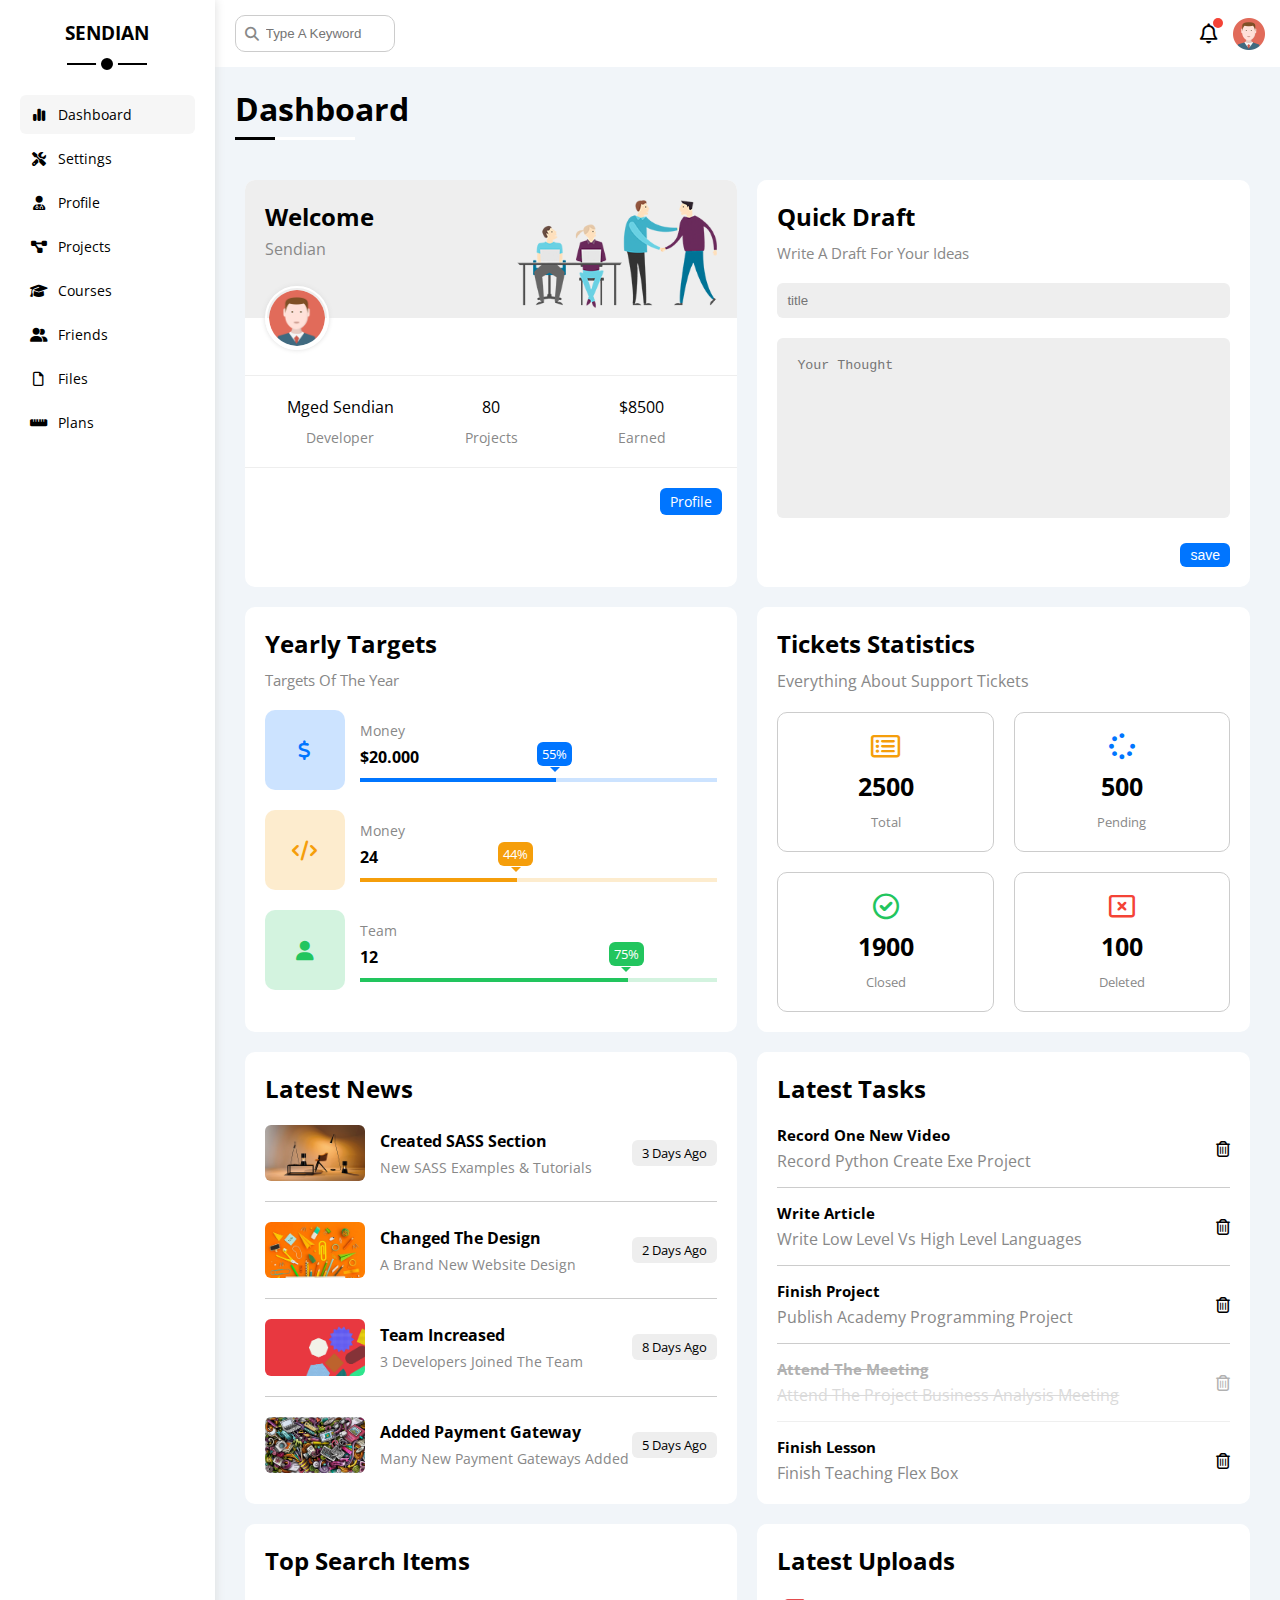
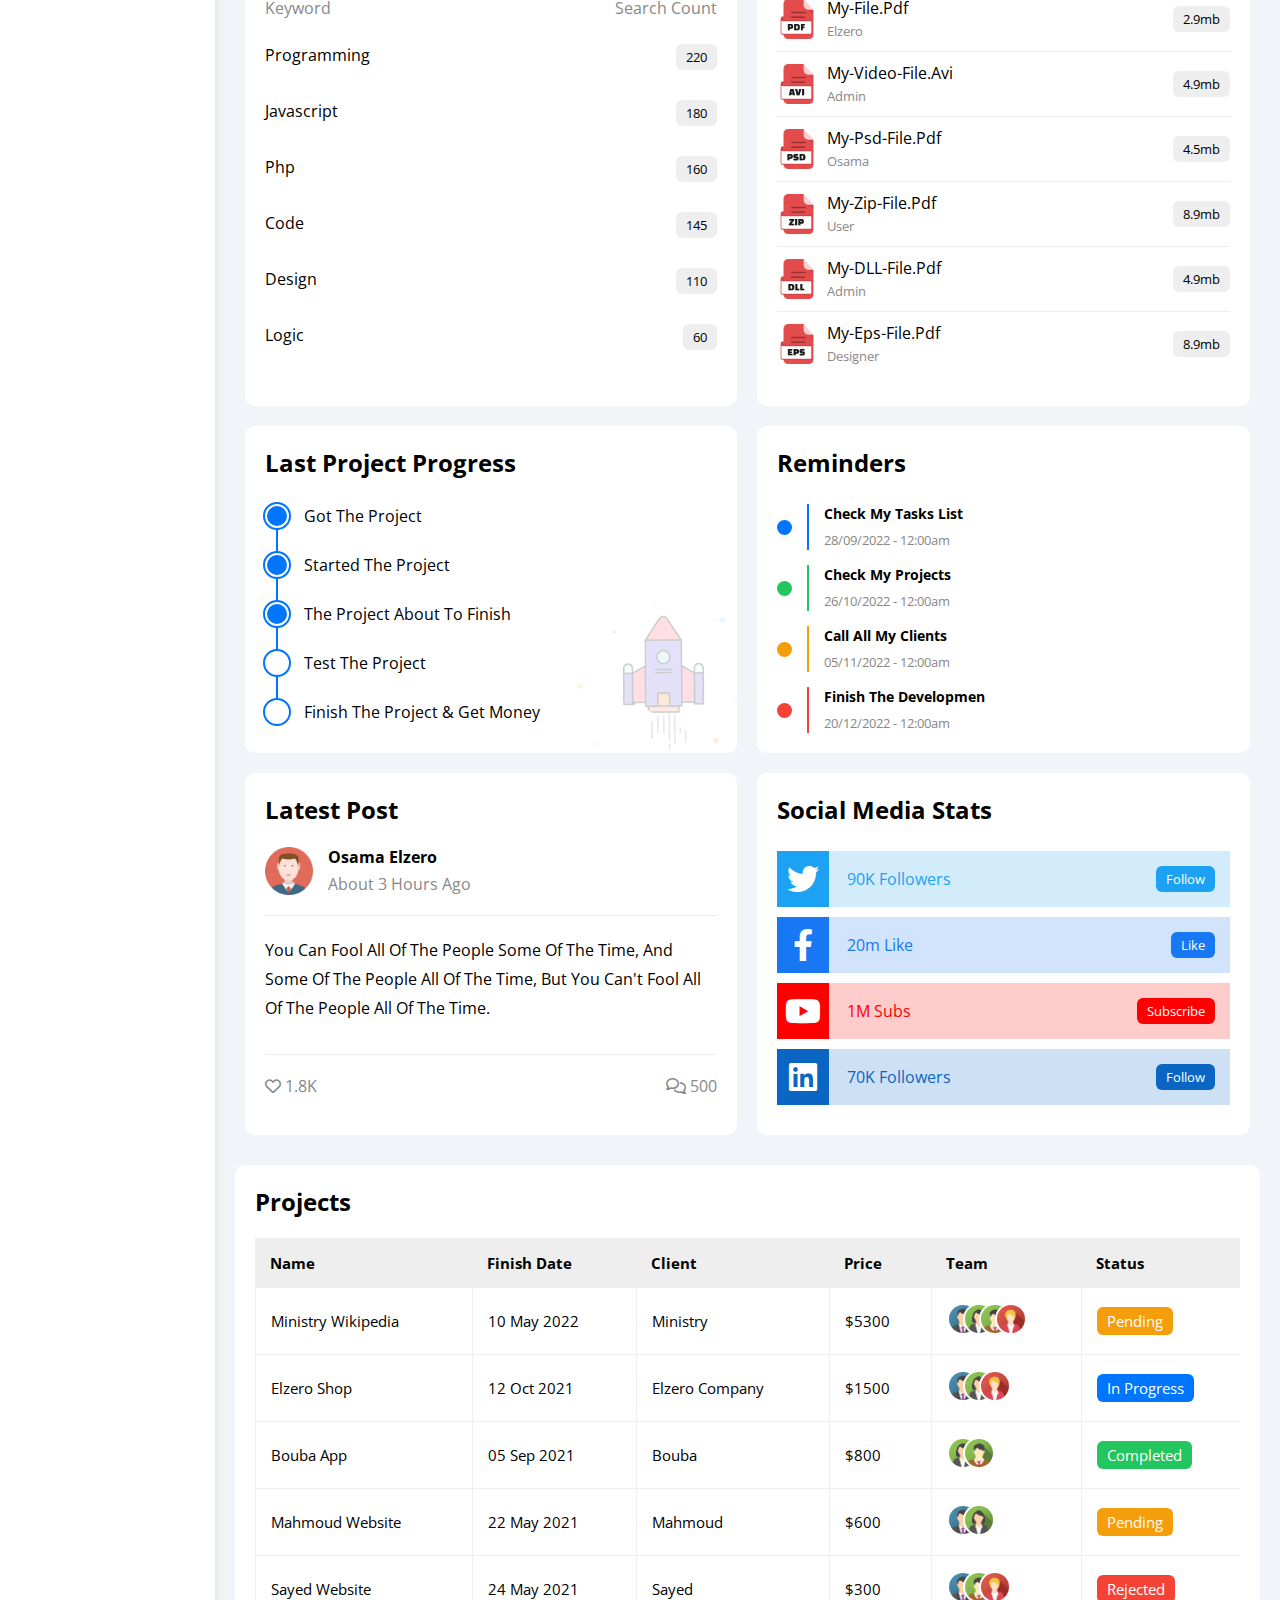
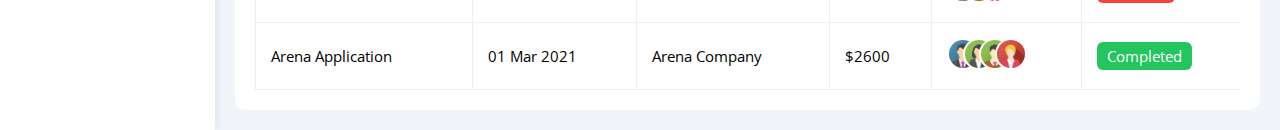
<file: index.html>
<!DOCTYPE html>
<html lang="en">

<head>
  <meta charset="UTF-8">
  <meta name="viewport" content="width=device-width, initial-scale=1.0">
  <title>Dashboard</title>
  <!-- font Awesome normaly -->
  <link rel="stylesheet" href="css/all.min.css">
  <!-- main framework -->
  <link rel="stylesheet" href="css/framework.css">
  <!-- main template css faile-->
  <link rel="stylesheet" href="css/master.css">
  <!-- google fonts -->
  <link rel="preconnect" href="https://fonts.googleapis.com" />
  <link rel="preconnect" href="https://fonts.gstatic.com" crossorigin />
  <link href="https://fonts.googleapis.com/css2?family=Open+Sans:wght@300;500&display=swap" rel="stylesheet" />
</head>

<body>
  <div class="page d-flex">
    <div class="sidebar bg-white p-20 p-relative ">
      <h3 class="p-relative txt-c mt-0">SENDIAN</h3>
      <ul>
        <li>
          <a class="active d-flex align-center rad-6 fs-14 p-10 c-black" href="index.html">
            <i class="fa-solid fa-chart-simple fa-fw"></i>
            <span>Dashboard</span>
          </a>
        </li>
        <li>
          <a class="d-flex align-center rad-6 fs-14 p-10 c-black" href="Settings.html">
            <i class="fa-solid fa-screwdriver-wrench fa-fw"></i>
            <span>Settings</span>
          </a>
        </li>
        <li>
          <a class=" d-flex align-center rad-6 fs-14 p-10 c-black" href="Profile.html">
            <i class="fa-solid fa-user-doctor fa-fw"></i>
            <span>Profile</span>
          </a>
        </li>
        <li>
          <a class=" d-flex align-center rad-6 fs-14 p-10 c-black" href="Projects.html">
            <i class="fa-solid fa-diagram-project fa-fw"></i>
            <span>Projects</span>
          </a>
        </li>
        <li>
          <a class=" d-flex align-center rad-6 fs-14 p-10 c-black" href="Courses.html">
            <i class="fa-solid fa-graduation-cap fa-fw"></i>
            <span>Courses</span>
          </a>
        </li>
        <li>
          <a class=" d-flex align-center rad-6 fs-14 p-10 c-black" href="Friends.html">
            <i class="fa-solid fa-user-group fa-fw"></i>
            <span>Friends</span>
          </a>
        </li>
        <li>
          <a class=" d-flex align-center rad-6 fs-14 p-10 c-black" href="Files.html">
            <i class="fa-regular fa-file fa-fw"></i>
            <span>Files</span>
          </a>
        </li>
        <li>
          <a class=" d-flex align-center rad-6 fs-14 p-10 c-black" href="Plans.html">
            <i class="fa-solid fa-ruler-horizontal fa-fw"></i>
            <span>Plans</span>
          </a>
        </li>
      </ul>
    </div>
    <div class="content w-full">
      <!-- start head -->
      <div class="head bg-white p-15 between-flex">
        <div class="search p-relative ">
          <input class="p-10" type="search" placeholder="Type A Keyword">
        </div>
        <div class="icons d-flex align-center">
          <span class="notification p-relative">
            <i class="fa-regular fa-bell fa-lg"></i>
          </span>
          <img src="image/avatar.png" alt="">
        </div>
      </div>
      <!-- end head  -->
      <h1 class="p-relative">Dashboard</h1>
      <div class="wrapper d-grid gap-20 p-10">
        <!-- start Welcome widget-->
        <div class="Welcome bg-white rad-10 txt-c-mobile block-mobile">
          <div class="intro d-flex space-between p-20 bg-eee">
            <div>
              <h2 class="m-0">Welcome</h2>
              <p class="c-grey mt-5">Sendian</p>
            </div>
            <img class="hide-mobile" src="image/welcome.png" alt="">
          </div>
          <img class="avatar" src="image/avatar.png" alt="">
          <div class="body txt-c d-flex mt-20 mb-20 p-20 block-mobile">
            <div>mged Sendian <span class="d-block c-grey mt-10 fs-14">Developer</span></div>
            <div>80 <span class="d-block c-grey mt-10 fs-14">Projects</span></div>
            <div>$8500 <span class="d-block c-grey mt-10 fs-14">Earned</span></div>
          </div>
          <a href="Profile.html" class="visit d-block fs-14 rad-6 bg-blue c-white w-fit btn-shape">profile</a>
        </div>
        <!-- end Welcome widget-->
        <!-- start Quick draft widget -->
        <div class="quick-draft p-20 bg-white rad-10">
          <h2 class=" mt-0 mb-10">Quick draft</h2>
          <p class=" c-grey mt-0 mb-20 fs-15">Write A Draft For Your Ideas</p>
          <form action="">
            <input class="d-block p-10 mb-20 w-full rad-6 b-none bg-eee" type="text" placeholder="title">
            <textarea class="-block mb-20 w-full rad-6 bg-eee p-20 b-none" placeholder="Your Thought"></textarea>
            <input class="save btn-shape bg-blue b-none fs-14 w-fit c-white d-block " type="submit" value="save">
          </form>
        </div>
        <!-- end Quick draft widget -->
        <!-- start targets -->
        <div class="targets p-20 bg-white rad-10">
          <h2 class="mt-0 mb-10">Yearly Targets</h2>
          <p class="mt-0 mb-20 c-grey fs-15">Targets Of The Year</p>
          <div class="targets-row mb-20 flex-center blue">
            <div class="icon flex-center rad-10">
              <i class="fa-solid fa-dollar-sign fa-lg c-blue"></i>
            </div>
            <div class="details">
              <span class="fs-14 c-grey">Money</span>
              <span class="d-block mt-5 mb-10 fw-bold">$20.000</span>
              <div class="progress p-relative">
                <span class="bg-blue blue" style="width: 55%">
                  <span class="bg-blue">55%</span>
                </span>
              </div>
            </div>
          </div>
          <div class="targets-row mb-20 flex-center orange">
            <div class="icon flex-center rad-10">
              <i class="fa-solid fa-code fa-lg c-orange"></i>
            </div>
            <div class="details">
              <span class="fs-14 c-grey">Money</span>
              <span class="d-block mt-5 mb-10 fw-bold">24</span>
              <div class="progress p-relative">
                <span class="bg-orange orange" style="width: 44%">
                  <span class="bg-orange">44%</span>
                </span>
              </div>
            </div>
          </div>
          <div class="targets-row mb-20 flex-center green">
            <div class="icon flex-center rad-10">
              <i class="fa-solid fa-user fa-lg c-green"></i>
            </div>
            <div class="details">
              <span class="fs-14 c-grey">Team</span>
              <span class="d-block mt-5 mb-10 fw-bold">12</span>
              <div class="progress p-relative">
                <span class="bg-green green" style="width: 75%">
                  <span class="bg-green">75%</span>
                </span>
              </div>
            </div>
          </div>
        </div>
        <!-- end targets -->
        <!-- Start Ticket Widget -->
        <div class="tickets rad-10 bg-white p-20">
          <h2 class="mt-0 mb-10">Tickets Statistics</h2>
          <p class="mt-0 mb-20 c-grey">Everything About Support Tickets</p>
          <div class="d-flex gap-20 txt-c f-wrap">
            <div class="box rad-10 p-20 c-grey fs-13">
              <i class="fa-regular fa-rectangle-list fa-2x mb-10 c-orange"></i>
              <span class="d-block c-black mb-10 fw-bold fs-25">2500</span>
              total
            </div>
            <div class="box rad-10 p-20 c-grey fs-13">
              <i class="fa-solid fa-spinner fa-2x mb-10 c-blue"></i>
              <span class="d-block c-black mb-10 fw-bold fs-25">500</span>
              Pending
            </div>
            <div class="box rad-10 p-20 c-grey fs-13">
              <i class="fa-regular fa-circle-check fa-2x mb-10 c-green"></i>
              <span class="d-block c-black mb-10 fw-bold fs-25">1900</span>
              Closed
            </div>
            <div class="box rad-10 p-20 c-grey fs-13">
              <i class="fa-regular fa-rectangle-xmark fa-2x mb-10 c-red"></i>
              <span class="d-block c-black mb-10 fw-bold fs-25">100</span>
              Deleted
            </div>
          </div>
        </div>
        <!-- end Ticket Widget -->
        <!-- start Latest Newsc widget-->
        <div class="Latest-Newsc rad-10 bg-white p-20 txt-c-mobile">
          <h2 class="mt-0 mb-20">Latest News</h2>
          <div class="news-row d-flex align-center">
            <img src="image/news-01.png" alt="">
            <div class="info">
              <h3>Created SASS Section</h3>
              <p class="c-grey fs-14 m-0">New SASS Examples & Tutorials</p>
            </div>
            <div class="label btn-shape fs-13 ">3 Days Ago</div>
          </div>
          <div class="news-row d-flex align-center">
            <img src="image/news-02.png" alt="">
            <div class="info">
              <h3>Changed The Design</h3>
              <p class="c-grey fs-14 m-0">A Brand New Website Design</p>
            </div>
            <div class="label btn-shape fs-13">2 Days Ago</div>
          </div>
          <div class="news-row d-flex align-center">
            <img src="image/news-03.png" alt="">
            <div class="info">
              <h3>Team Increased</h3>
              <p class="c-grey fs-14 m-0">3 Developers Joined The Team</p>
            </div>
            <div class="label btn-shape fs-13">8 Days Ago</div>
          </div>
          <div class="news-row d-flex align-center">
            <img src="image/news-04.png" alt="">
            <div class="info">
              <h3>Added Payment Gateway</h3>
              <p class="c-grey fs-14 m-0">Many New Payment Gateways Added</p>
            </div>
            <div class="label btn-shape fs-13">5 Days Ago</div>
          </div>
        </div>
        <!-- end  Latest Newsc widget-->
        <!-- start tasks widget  -->
        <div class="tasks rad-10 bg-white p-20">
          <h2 class="mt-0 mb-20">Latest Tasks</h2>
          <div class="task-row d-flex between-flex">
            <div class="info">
              <h3 class="mt-0 mb-5 fs-15">Record One New Video</h3>
              <p class="m-0 c-grey">Record Python Create Exe Project</p>
            </div>
            <i class="fa-regular fa-trash-can delete"></i>
          </div>
          <div class="task-row d-flex between-flex">
            <div class="info">
              <h3 class="mt-0 mb-5 fs-15">Write Article</h3>
              <p class="m-0 c-grey">Write Low Level vs High Level Languages</p>
            </div>
            <i class="fa-regular fa-trash-can delete"></i>
          </div>
          <div class="task-row d-flex between-flex">
            <div class="info">
              <h3 class="mt-0 mb-5 fs-15">Finish Project</h3>
              <p class="m-0 c-grey">Publish Academy Programming Project</p>
            </div>
            <i class="fa-regular fa-trash-can delete"></i>
          </div>
          <div class="task-row d-flex between-flex done">
            <div class="info">
              <h3 class="mt-0 mb-5 fs-15">Attend The Meeting</h3>
              <p class="m-0 c-grey">Attend The Project Business Analysis Meeting</p>
            </div>
            <i class="fa-regular fa-trash-can delete"></i>
          </div>
          <div class="task-row d-flex between-flex">
            <div class="info">
              <h3 class="mt-0 mb-5 fs-15">Finish Lesson</h3>
              <p class="m-0 c-grey">Finish Teaching Flex Box</p>
            </div>
            <i class="fa-regular fa-trash-can delete"></i>
          </div>
        </div>
        <!-- end tasks widget  -->
        <!-- start top search word widget -->
        <div class="search-items p-20 bg-white rad-10">
          <h2 class="mt-0 mb-20">Top Search Items</h2>
          <div class="items-head d-flex space-between c-grey mb-10">
            <div>Keyword</div>
            <div>Search Count</div>
          </div>
          <div class="items d-flex space-between pb-15 pt-15">
            <span>programming</span>
            <span class="bg-eee fs-13 btn-shape">220</span>
          </div>
          <div class="items d-flex space-between pb-15 pt-15">
            <span>javascript</span>
            <span class="bg-eee fs-13 btn-shape">180</span>
          </div>
          <div class="items d-flex space-between pb-15 pt-15">
            <span>php</span>
            <span class="bg-eee fs-13 btn-shape">160</span>
          </div>
          <div class="items d-flex space-between pb-15 pt-15">
            <span>code</span>
            <span class="bg-eee fs-13 btn-shape">145</span>
          </div>
          <div class="items d-flex space-between pb-15 pt-15">
            <span>Design</span>
            <span class="bg-eee fs-13 btn-shape">110</span>
          </div>
          <div class="items d-flex space-between pb-15 pt-15">
            <span>Logic</span>
            <span class="bg-eee fs-13 btn-shape">60</span>
          </div>
        </div>
        <!-- end top search word widget -->
        <!-- Start Latest Uploads Widget -->
        <div class="latest-uploads p-20 bg-white rad-10">
          <h2 class="mt-0 mb-20">Latest Uploads</h2>
          <ul class="m-0">
            <li class=" between-flex mb-10 pb-10">
              <div class="d-flex align-center">
                <img class="mr-10" src="image/pdf.webp" alt="">
                <div>
                  <span class="d-block">my-file.pdf</span>
                  <span class="fs-13 c-grey">Elzero</span>
                </div>
              </div>
              <div class="bg-eee btn-shape fs-13">2.9mb</div>
            </li>
            <li class=" between-flex mb-10 pb-10">
              <div class="d-flex align-center">
                <img class="mr-10" src="image/avi.png" alt="">
                <div>
                  <span class="d-block">My-Video-File.avi</span>
                  <span class="fs-13 c-grey">Admin</span>
                </div>
              </div>
              <div class="bg-eee btn-shape fs-13">4.9mb</div>
            </li>
            <li class=" between-flex mb-10 pb-10">
              <div class="d-flex align-center">
                <img class="mr-10" src="image/psd.png" alt="">
                <div>
                  <span class="d-block">My-Psd-File.pdf</span>
                  <span class="fs-13 c-grey">osama</span>
                </div>
              </div>
              <div class="bg-eee btn-shape fs-13">4.5mb</div>
            </li>
            <li class=" between-flex mb-10 pb-10">
              <div class="d-flex align-center">
                <img class="mr-10" src="image/zip.webp" alt="">
                <div>
                  <span class="d-block">My-Zip-File.pdf</span>
                  <span class="fs-13 c-grey">user</span>
                </div>
              </div>
              <div class="bg-eee btn-shape fs-13">8.9mb</div>
            </li>
            <li class=" between-flex mb-10 pb-10">
              <div class="d-flex align-center">
                <img class="mr-10" src="image/dll.webp" alt="">
                <div>
                  <span class="d-block">My-DLL-File.pdf</span>
                  <span class="fs-13 c-grey">admin</span>
                </div>
              </div>
              <div class="bg-eee btn-shape fs-13">4.9mb</div>
            </li>
            <li class=" between-flex mb-10 pb-10">
              <div class="d-flex align-center">
                <img class="mr-10" src="image/eps.png" alt="">
                <div>
                  <span class="d-block">My-Eps-File.pdf</span>
                  <span class="fs-13 c-grey">Designer</span>
                </div>
              </div>
              <div class="bg-eee btn-shape fs-13">8.9mb</div>
            </li>
          </ul>
        </div>
        <!-- end latest Uploads widget -->
        <!-- Start Last Project Progress Widget -->
        <div class="last-project  p-20 bg-white rad-10 p-relative">
          <h2 class="mt-0 mb-20">Last Project Progress</h2>
          <ul class="m-0 p-relative">
            <li class="mt-25 d-flex align-center done">Got The Project</li>
            <li class="mt-25 d-flex align-center done">Started The Project</li>
            <li class="mt-25 d-flex align-center done">The Project About To Finish</li>
            <li class="mt-25 d-flex align-center current">Test The Project</li>
            <li class="mt-25 d-flex align-center">Finish The Project & Get Money</li>
          </ul>
          <img class="launch-icon hide-mobile" src="image/project.png" alt="">
        </div>
        <!-- end Last Project Progress Widget -->
        <!-- Start Reminders Widget -->
        <div class="reminders p-20 bg-white rad-10 p-relative">
          <h2 class="mt-0 mb-25">Reminders</h2>
          <ul class="m-0">
            <li class="d-flex align-center mt-15">
              <span class="key bg-blue mr-15 d-block rad-half"></span>
              <div class="pl-15 blue">
                <p class="fs-14 fw-bold mt-0 mb-5">Check My Tasks List</p>
                <span class="c-grey fs-13">28/09/2022 - 12:00am</span>
              </div>
            </li>
            <li class="d-flex align-center mt-15">
              <span class="key bg-green mr-15 d-block rad-half"></span>
              <div class="pl-15 green">
                <p class="fs-14 fw-bold mt-0 mb-5">Check My Projects</p>
                <span class="c-grey fs-13">26/10/2022 - 12:00am</span>
              </div>
            </li>
            <li class="d-flex align-center mt-15">
              <span class="key bg-orange mr-15 d-block rad-half"></span>
              <div class="pl-15 orange">
                <p class="fs-14 fw-bold mt-0 mb-5">Call All My Clients</p>
                <span class="c-grey fs-13">05/11/2022 - 12:00am</span>
              </div>
            </li>
            <li class="d-flex align-center mt-15">
              <span class="key bg-red mr-15 d-block rad-half"></span>
              <div class="pl-15 red">
                <p class="fs-14 fw-bold mt-0 mb-5">Finish The Developmen</p>
                <span class="c-grey fs-13">20/12/2022 - 12:00am</span>
              </div>
            </li>
          </ul>
        </div>
        <!-- end Reminders Widget -->
        <!-- Start Latest Post Widget -->
        <div class="latest-post p-20 bg-white rad-10 p-relative">
          <h2 class="mt-0 mb-20">Latest Post</h2>
          <div class="top d-flex align-center">
            <img class="avatar mr-15" src="image/avatar.png" alt="">
            <div class="info">
              <span class="d-block mb-5 fw-bold">osama Elzero</span>
              <span class="c-grey">About 3 Hours Ago</span>
            </div>
          </div>
          <div class="post-content txt-c-mobile mt-20 mb-20 pt-20 pb-20">
            You can fool all of the people some of the time, and some of the people all of the time, but you can't
            fool all of the people all of the time.
          </div>
          <div class="post-stats between-flex c-grey">
            <div>
              <i class="fa-regular fa-heart"></i>
              <span>1.8K</span>
            </div>
            <div>
              <i class="fa-regular fa-comments"></i>
              <span>500</span>
            </div>
          </div>
        </div>
        <!-- end Latest Post Widget -->
        <!-- start social media stats widget -->
        <div class="social-media p-20 bg-white rad-10 p-relative">
          <h2 class="mt-0 mb-25">social media stats</h2>
          <div class="box twitter p-15 mb-10 between-flex p-relative">
            <i class="fa-brands fa-twitter fa-2x c-white h-full flex-center"></i>
            <span>90K Followers</span>
            <a class="fs-13 c-white btn-shape" href="#">Follow</a>
          </div>
          <div class="box facebook p-15 mb-10 between-flex p-relative">
            <i class="fa-brands fa-facebook-f fa-2x c-white h-full flex-center"></i>
            <span>20m like</span>
            <a class="fs-13 c-white btn-shape" href="#">like</a>
          </div>
          <div class="box youtube p-15 mb-10 between-flex p-relative">
            <i class="fa-brands fa-youtube fa-2x c-white h-full flex-center"></i>
            <span>1M Subs</span>
            <a class="fs-13 c-white btn-shape" href="#">Subscribe</a>
          </div>
          <div class="box linkedin  p-15 mb-10 between-flex p-relative">
            <i class="fa-brands fa-linkedin fa-2x c-white h-full flex-center"></i>
            <span>70K Followers</span>
            <a class="fs-13 c-white btn-shape" href="#">Follow</a>
          </div>
        </div>
        <!-- end social media stats widget -->
      </div>
      <!-- Start Projects Table -->
      <div class="projects bg-white p-20 rad-10 m-20">
        <h2 class="mt-0 mb-20">Projects</h2>
        <div class="responsive-table">
          <table class="fs-15 w-full">
            <thead>
              <tr>
                <td>name</td>
                <td>Finish Date</td>
                <td>Client</td>
                <td>Price</td>
                <td>Team</td>
                <td>Status</td>
              </tr>
            </thead>
            <tbody>
              <tr>
                <td>Ministry Wikipedia</td>
                <td>10 May 2022</td>
                <td>Ministry</td>
                <td>$5300</td>
                <td>
                  <img src="image/team-01.png" alt="">
                  <img src="image/team-02.png" alt="">
                  <img src="image/team-03.png" alt="">
                  <img src="image/team-05.png" alt="">
                </td>
                <td><span class="label c-white btn-shape bg-orange">Pending</span></td>
              </tr>
              <tr>
                <td>Elzero Shop</td>
                <td>12 Oct 2021</td>
                <td>Elzero Company</td>
                <td>$1500</td>
                <td>
                  <img src="image/team-01.png" alt="">
                  <img src="image/team-02.png" alt="">
                  <img src="image/team-05.png" alt="">
                </td>
                <td><span class="label c-white btn-shape bg-blue">In Progress</span></td>
              </tr>
              <tr>
                <td>Bouba App</td>
                <td>05 Sep 2021</td>
                <td>Bouba</td>
                <td>$800</td>
                <td>
                  <img src="image/team-02.png" alt="">
                  <img src="image/team-03.png" alt="">
                </td>
                <td><span class="label c-white btn-shape bg-green">Completed</span></td>
              </tr>
              <tr>
                <td>Mahmoud Website</td>
                <td>22 May 2021</td>
                <td>Mahmoud</td>
                <td>$600</td>
                <td>
                  <img src="image/team-01.png" alt="">
                  <img src="image/team-02.png" alt="">
                </td>
                <td><span class="label c-white btn-shape bg-orange">Pending</span></td>
              </tr>
              <tr>
                <td>Sayed Website</td>
                <td>24 May 2021</td>
                <td>Sayed</td>
                <td>$300</td>
                <td>
                  <img src="image/team-01.png" alt="">
                  <img src="image/team-03.png" alt="">
                  <img src="image/team-05.png" alt="">
                </td>
                <td><span class="label c-white btn-shape bg-red">Rejected</span></td>
              </tr>
              <tr>
                <td>Arena Application</td>
                <td>01 Mar 2021</td>
                <td>Arena Company</td>
                <td>$2600</td>
                <td>
                  <img src="image/team-01.png" alt="">
                  <img src="image/team-02.png" alt="">
                  <img src="image/team-03.png" alt="">
                  <img src="image/team-05.png" alt="">
                </td>
                <td><span class="label c-white btn-shape bg-green">Completed</span></td>
              </tr>
            </tbody>
          </table>
        </div>
      </div>
      <!-- end projects table -->
    </div>
  </div>
</body>

</html>
</file>
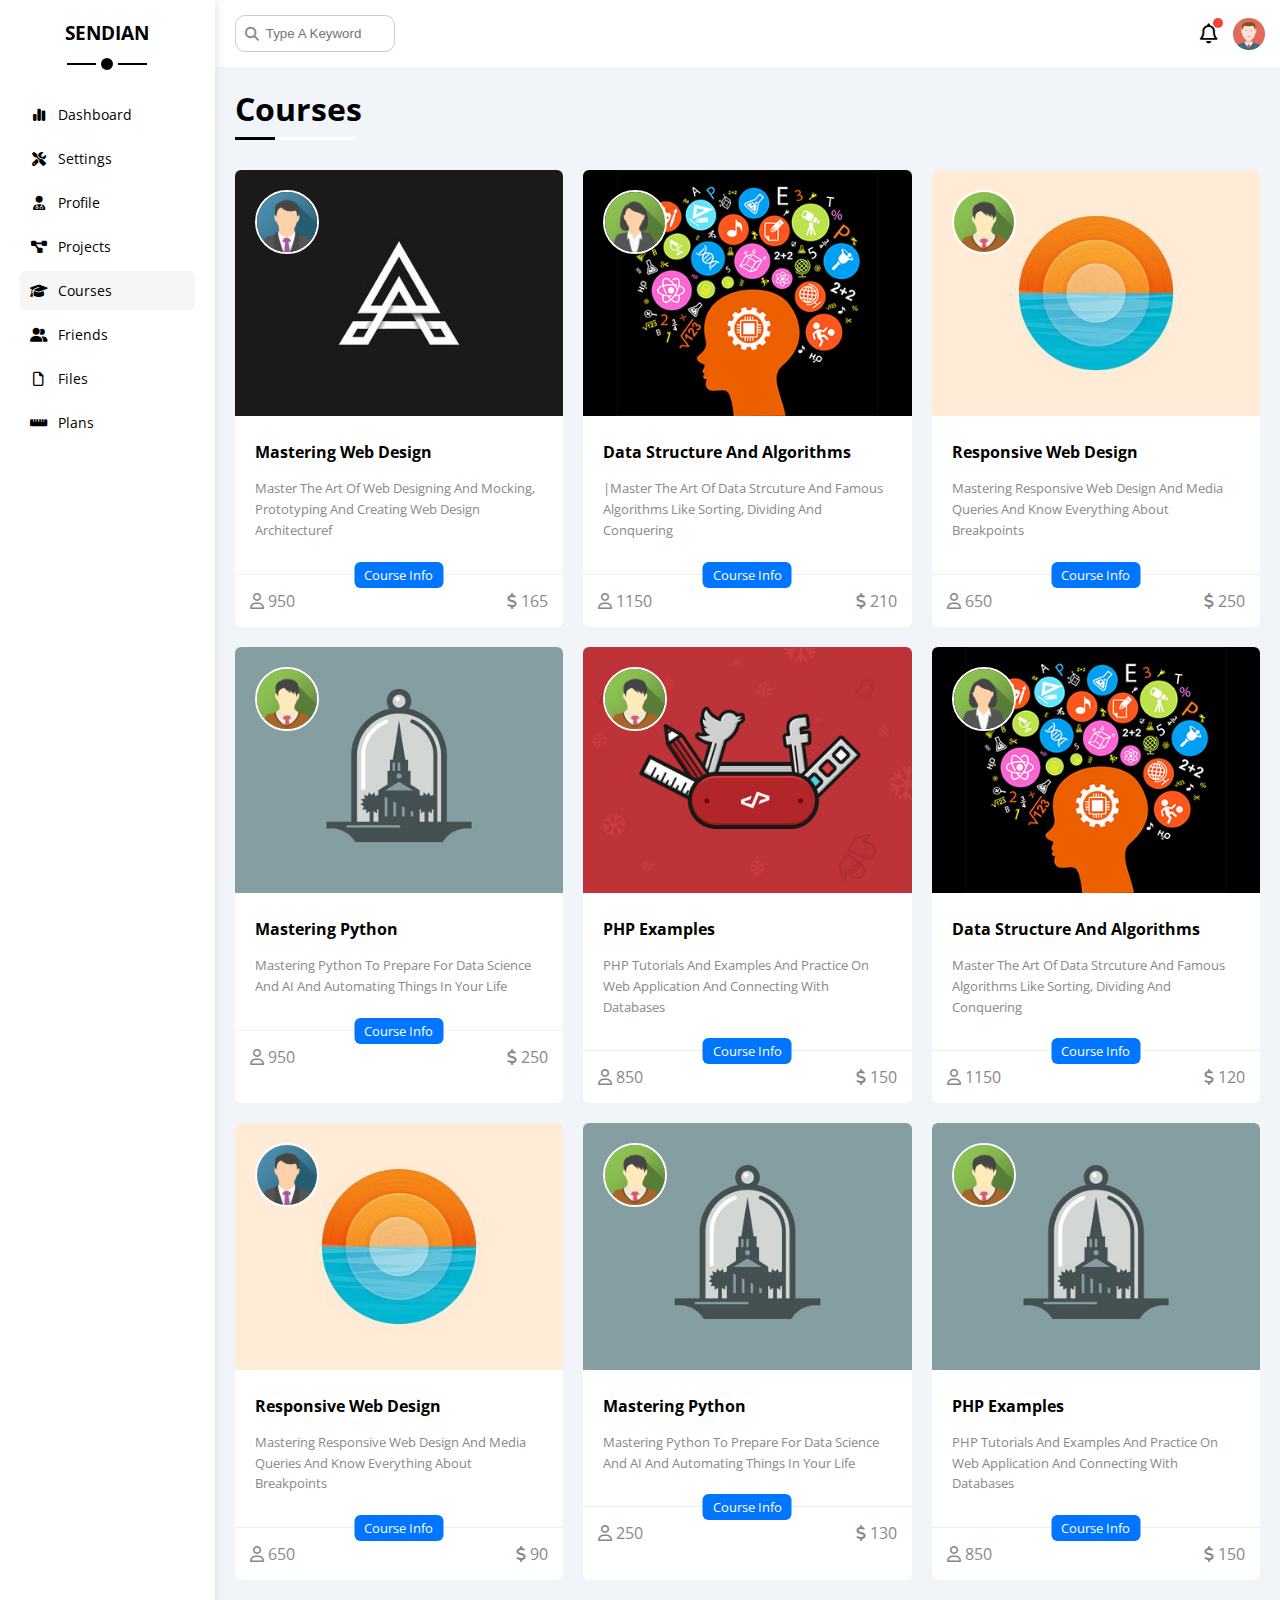
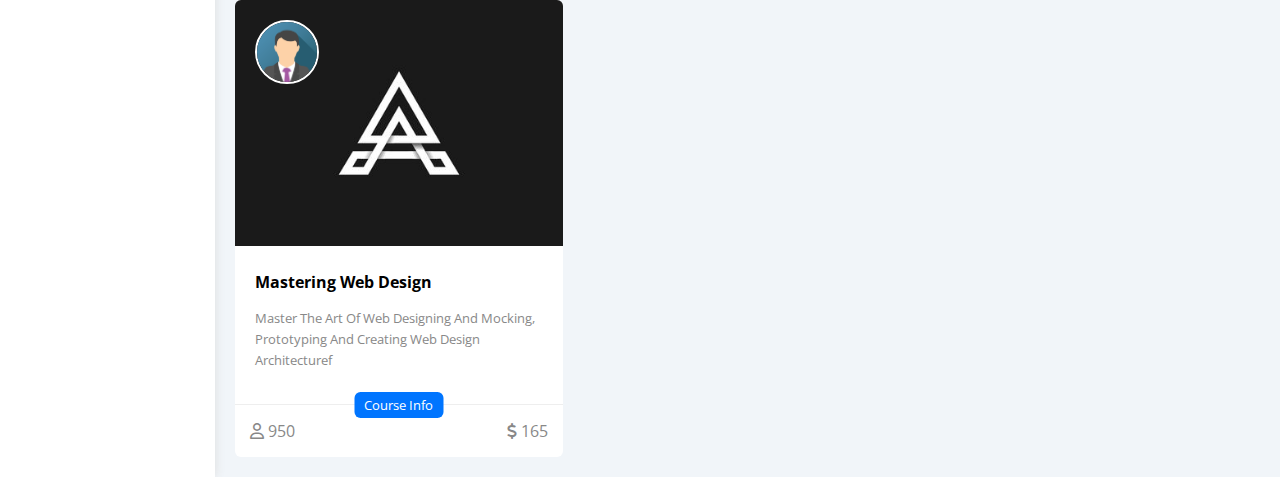
<file: Courses.html>
<!DOCTYPE html>
<html lang="en">

<head>
  <meta charset="UTF-8">
  <meta name="viewport" content="width=device-width, initial-scale=1.0">
  <title>Courses</title>
  <!-- font Awesome normaly -->
  <link rel="stylesheet" href="css/all.min.css">
  <!-- main framework -->
  <link rel="stylesheet" href="css/framework.css">
  <!-- main template css faile-->
  <link rel="stylesheet" href="css/master.css">
  <!-- google fonts -->
  <link rel="preconnect" href="https://fonts.googleapis.com" />
  <link rel="preconnect" href="https://fonts.gstatic.com" crossorigin />
  <link href="https://fonts.googleapis.com/css2?family=Open+Sans:wght@300;500&display=swap" rel="stylesheet" />
</head>

<body>
  <div class="page d-flex">
    <div class="sidebar bg-white p-20 p-relative ">
      <h3 class="p-relative txt-c mt-0">SENDIAN</h3>
      <ul>
        <li>
          <a class="d-flex align-center rad-6 fs-14 p-10 c-black" href="index.html">
            <i class="fa-solid fa-chart-simple fa-fw"></i>
            <span>Dashboard</span>
          </a>
        </li>
        <li>
          <a class="d-flex align-center rad-6 fs-14 p-10 c-black" href="Settings.html">
            <i class="fa-solid fa-screwdriver-wrench fa-fw"></i>
            <span>Settings</span>
          </a>
        </li>
        <li>
          <a class="d-flex align-center rad-6 fs-14 p-10 c-black" href="Profile.html">
            <i class="fa-solid fa-user-doctor fa-fw"></i>
            <span>Profile</span>
          </a>
        </li>
        <li>
          <a class="d-flex align-center rad-6 fs-14 p-10 c-black" href="Projects.html">
            <i class="fa-solid fa-diagram-project fa-fw"></i>
            <span>Projects</span>
          </a>
        </li>
        <li>
          <a class="active d-flex align-center rad-6 fs-14 p-10 c-black" href="Courses.html">
            <i class="fa-solid fa-graduation-cap fa-fw"></i>
            <span>Courses</span>
          </a>
        </li>
        <li>
          <a class=" d-flex align-center rad-6 fs-14 p-10 c-black" href="Friends.html">
            <i class="fa-solid fa-user-group fa-fw"></i>
            <span>Friends</span>
          </a>
        </li>
        <li>
          <a class=" d-flex align-center rad-6 fs-14 p-10 c-black" href="Files.html">
            <i class="fa-regular fa-file fa-fw"></i>
            <span>Files</span>
          </a>
        </li>
        <li>
          <a class=" d-flex align-center rad-6 fs-14 p-10 c-black" href="Plans.html">
            <i class="fa-solid fa-ruler-horizontal fa-fw"></i>
            <span>Plans</span>
          </a>
        </li>
      </ul>
    </div>
    <div class="content w-full">
      <!-- start head -->
      <div class="head bg-white p-15 between-flex">
        <div class="search p-relative ">
          <input class="p-10" type="search" placeholder="Type A Keyword">
        </div>
        <div class="icons d-flex align-center">
          <span class="notification p-relative">
            <i class="fa-regular fa-bell fa-lg"></i>
          </span>
          <img src="image/avatar.png" alt="">
        </div>
      </div>
      <!-- end head  -->
      <h1 class="p-relative">Courses</h1>
      <div class="courses-page d-grid gap-20 m-20">
        <div class="course rad-6 bg-white p-relative">
          <img class="cover" src="image/course-01.jpg" alt="">
          <img class="instructor" src="image/team-01.png" alt="">
          <div class="p-20">
            <h4 class="m-0">Mastering Web Design</h4>
            <p class="description mt-15 fs-13  c-grey">
              Master The Art Of Web Designing And Mocking, Prototyping And Creating Web Design Architecturef
            </p>
          </div>
          <div class="info p-relative p-15 between-flex">
            <span class="title bg-blue c-white btn-shape">Course Info</span>
            <span class="c-grey">
              <i class="fa-regular fa-user"></i>
              950
            </span>
            <span class="c-grey">
              <i class="fa-solid fa-dollar-sign"></i>
              165
            </span>
          </div>
        </div>
        <div class="course rad-6 bg-white p-relative">
          <img class="cover" src="image/course-02.jpg" alt="">
          <img class="instructor" src="image/team-02.png" alt="">
          <div class="p-20">
            <h4 class="m-0">Data Structure And Algorithms</h4>
            <p class="description mt-15 fs-13 c-grey">|Master The Art Of Data Strcuture And Famous Algorithms Like
              Sorting, Dividing And Conquering </p>
          </div>
          <div class="info p-relative p-15 between-flex">
            <span class="title bg-blue c-white btn-shape">Course Info</span>
            <span class="c-grey">
              <i class="fa-regular fa-user"></i>
              1150
            </span>
            <span class="c-grey">
              <i class="fa-solid fa-dollar-sign"></i>
              210
            </span>
          </div>
        </div>
        <div class="course rad-6 bg-white p-relative">
          <img class="cover" src="image/course-03.jpg" alt="">
          <img class="instructor" src="image/team-03.png" alt="">
          <div class="p-20">
            <h4 class="m-0">Responsive Web Design</h4>
            <p class="description mt-15 fs-13 c-grey">Mastering Responsive Web Design And Media Queries And Know
              Everything About Breakpoints</p>
          </div>
          <div class="info p-relative p-15 between-flex">
            <span class="title bg-blue c-white btn-shape">Course Info</span>
            <span class="c-grey">
              <i class="fa-regular fa-user"></i>
              650
            </span>
            <span class="c-grey">
              <i class="fa-solid fa-dollar-sign"></i>
              250
            </span>
          </div>
        </div>
        <div class="course rad-6 bg-white p-relative">
          <img class="cover" src="image/course-04.jpg" alt="">
          <img class="instructor" src="image/team-03.png" alt="">
          <div class="p-20">
            <h4 class="m-0">Mastering Python</h4>
            <p class="description mt-15 fs-13  c-grey">Mastering Python To Prepare For Data Science And AI And
              Automating Things in Your Life</p>
          </div>
          <div class="info p-relative p-15 between-flex">
            <span class="title bg-blue c-white btn-shape">Course Info</span>
            <span class="c-grey">
              <i class="fa-regular fa-user"></i>
              950
            </span>
            <span class="c-grey">
              <i class="fa-solid fa-dollar-sign"></i>
              250
            </span>
          </div>
        </div>
        <div class="course rad-6 bg-white p-relative">
          <img class="cover" src="image/course-05.jpg" alt="">
          <img class="instructor" src="image/team-03.png" alt="">
          <div class="p-20">
            <h4 class="m-0">PHP Examples</h4>
            <p class="description mt-15 fs-13  c-grey">PHP Tutorials And Examples And Practice On Web Application And
              Connecting With Databases</p>
          </div>
          <div class="info p-relative p-15 between-flex">
            <span class="title bg-blue c-white btn-shape">Course Info</span>
            <span class="c-grey">
              <i class="fa-regular fa-user"></i>
              850
            </span>
            <span class="c-grey">
              <i class="fa-solid fa-dollar-sign"></i>
              150
            </span>
          </div>
        </div>
        <div class="course rad-6 bg-white p-relative">
          <img class="cover" src="image/course-02.jpg" alt="">
          <img class="instructor" src="image/team-02.png" alt="">
          <div class="p-20">
            <h4 class="m-0">Data Structure And Algorithms</h4>
            <p class="description mt-15 fs-13 c-grey">
              Master The Art Of Data Strcuture And Famous Algorithms Like Sorting, Dividing And Conquering
            </p>
          </div>
          <div class="info p-relative p-15 between-flex">
            <span class="title bg-blue c-white btn-shape">Course Info</span>
            <span class="c-grey">
              <i class="fa-regular fa-user"></i>
              1150
            </span>
            <span class="c-grey">
              <i class="fa-solid fa-dollar-sign"></i>
              120
            </span>
          </div>
        </div>
        <div class="course rad-6 bg-white p-relative">
          <img class="cover" src="image/course-03.jpg" alt="">
          <img class="instructor" src="image/team-01.png" alt="">
          <div class="p-20">
            <h4 class="m-0">Responsive Web Design</h4>
            <p class="description mt-15 fs-13  c-grey">Mastering Responsive Web Design And Media Queries And Know
              Everything About Breakpoints
            </p>
          </div>
          <div class="info p-relative p-15 between-flex">
            <span class="title bg-blue c-white btn-shape">Course Info</span>
            <span class="c-grey">
              <i class="fa-regular fa-user"></i>
              650
            </span>
            <span class="c-grey">
              <i class="fa-solid fa-dollar-sign"></i>
              90
            </span>
          </div>
        </div>
        <div class="course rad-6 bg-white p-relative">
          <img class="cover" src="image/course-04.jpg" alt="">
          <img class="instructor" src="image/team-03.png" alt="">
          <div class="p-20">
            <h4 class="m-0">Mastering Python</h4>
            <p class="description mt-15 fs-13  c-grey">Mastering Python To Prepare For Data Science And AI And
              Automating Things in Your Life </p>
          </div>
          <div class="info p-relative p-15 between-flex">
            <span class="title bg-blue c-white btn-shape">Course Info</span>
            <span class="c-grey">
              <i class="fa-regular fa-user"></i>
              250
            </span>
            <span class="c-grey">
              <i class="fa-solid fa-dollar-sign"></i>
              130
            </span>
          </div>
        </div>
        <div class="course rad-6 bg-white p-relative">
          <img class="cover" src="image/course-04.jpg" alt="">
          <img class="instructor" src="image/team-03.png" alt="">
          <div class="p-20">
            <h4 class="m-0">PHP Examples</h4>
            <p class="description mt-15 fs-13  c-grey">PHP Tutorials And Examples And Practice On Web Application And
              Connecting With Databases</p>
          </div>
          <div class="info p-relative p-15 between-flex">
            <span class="title bg-blue c-white btn-shape">Course Info</span>
            <span class="c-grey">
              <i class="fa-regular fa-user"></i>
              850
            </span>
            <span class="c-grey">
              <i class="fa-solid fa-dollar-sign"></i>
              150
            </span>
          </div>
        </div>
        <div class="course rad-6 bg-white p-relative">
          <img class="cover" src="image/course-01.jpg" alt="">
          <img class="instructor" src="image/team-01.png" alt="">
          <div class="p-20">
            <h4 class="m-0">Mastering Web Design</h4>
            <p class="description mt-15 fs-13  c-grey">
              Master The Art Of Web Designing And Mocking, Prototyping And Creating Web Design Architecturef
            </p>
          </div>
          <div class="info p-relative p-15 between-flex">
            <span class="title bg-blue c-white btn-shape">Course Info</span>
            <span class="c-grey">
              <i class="fa-regular fa-user"></i>
              950
            </span>
            <span class="c-grey">
              <i class="fa-solid fa-dollar-sign"></i>
              165
            </span>
          </div>
        </div>
      </div>
    </div>
  </div>
</body>

</html>
</file>
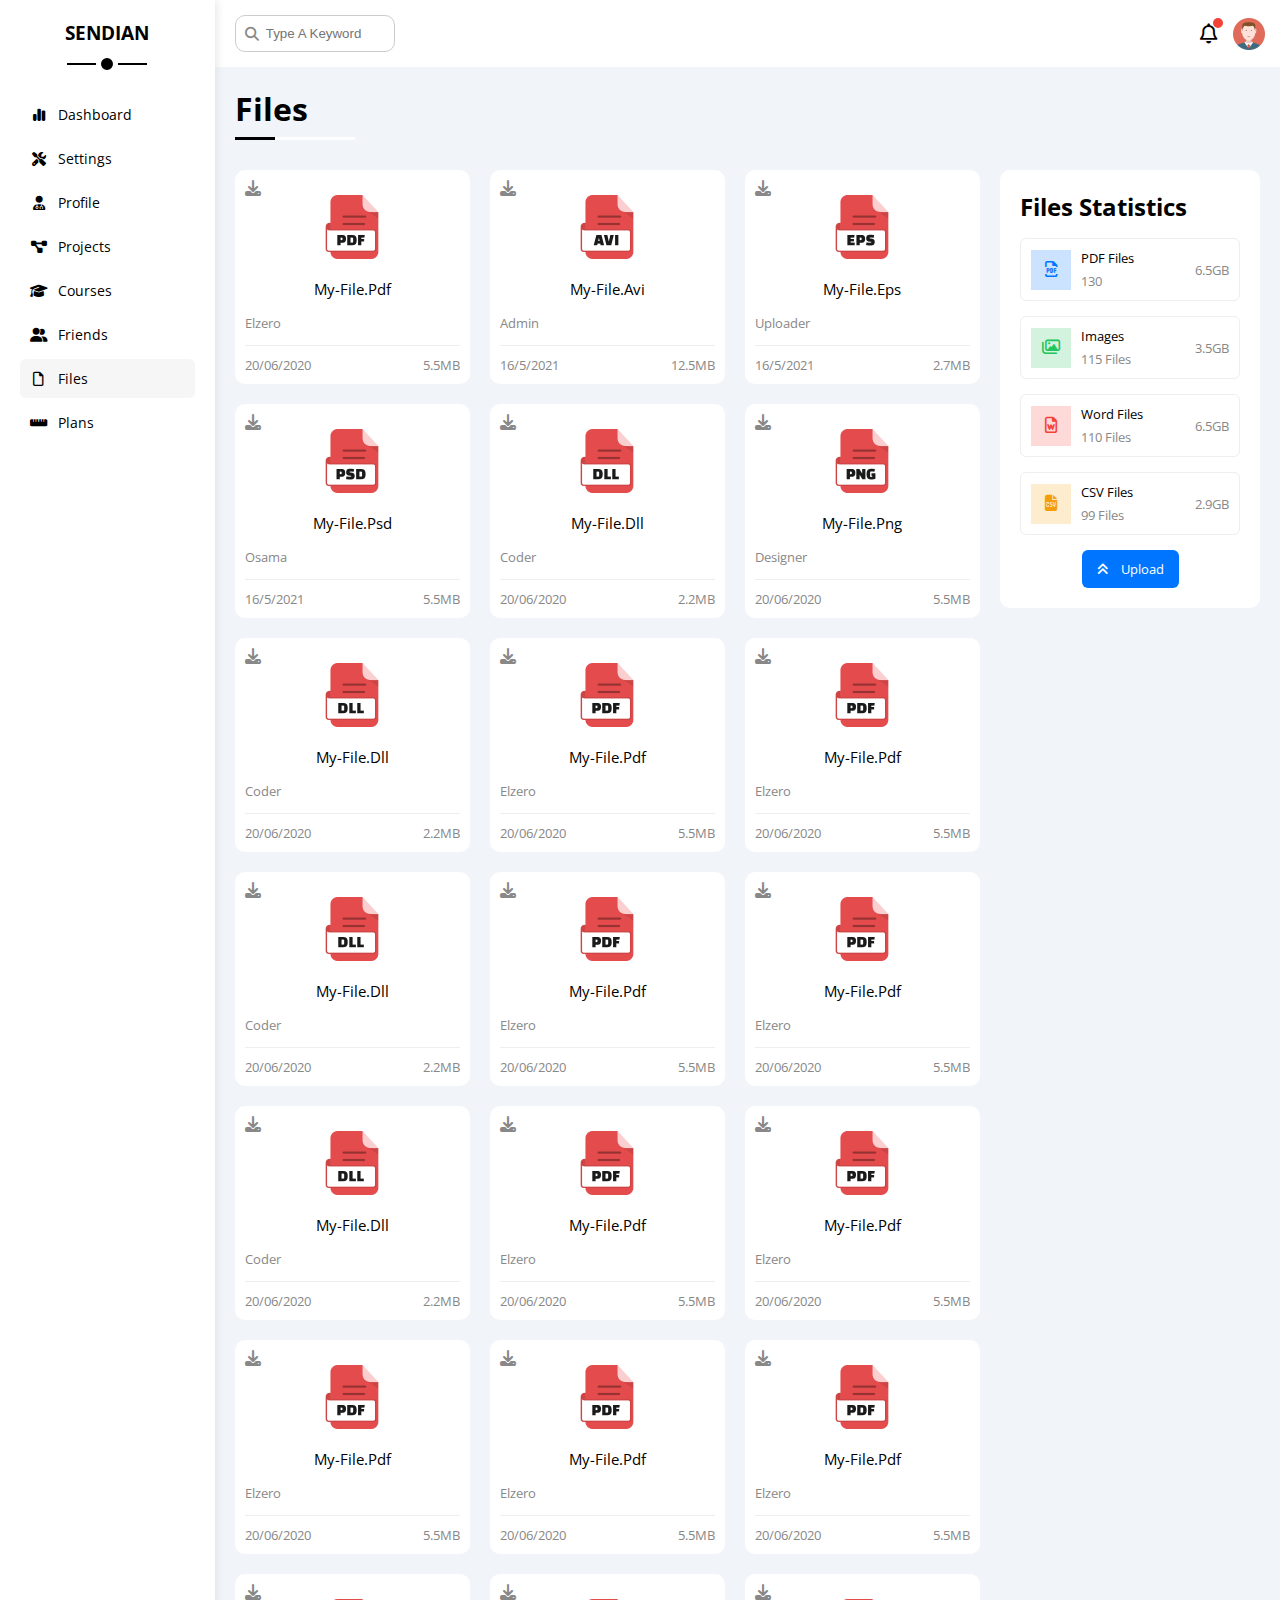
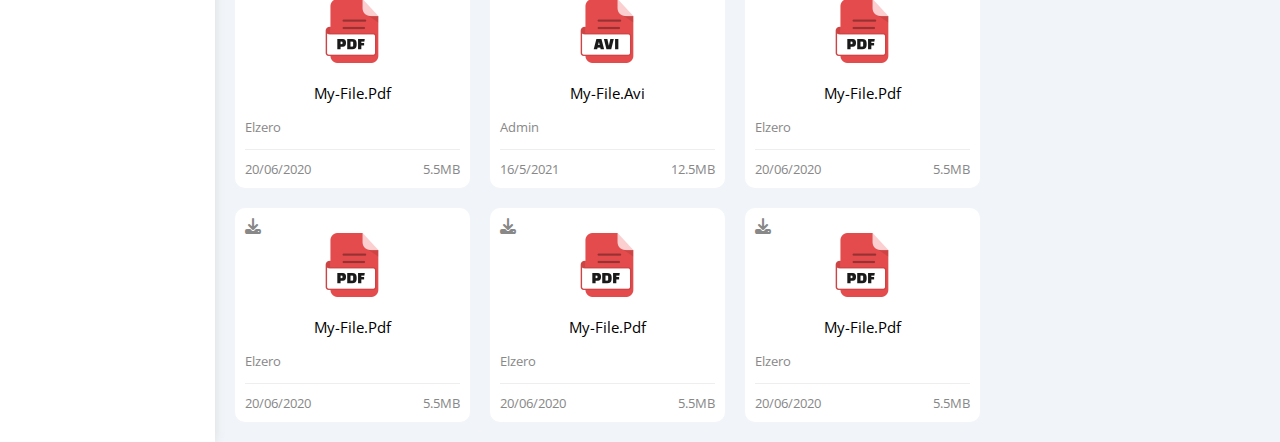
<file: Files.html>
<!DOCTYPE html>
<html lang="en">

<head>
  <meta charset="UTF-8">
  <meta name="viewport" content="width=device-width, initial-scale=1.0">
  <title>files</title>
  <!-- font Awesome normaly -->
  <link rel="stylesheet" href="css/all.min.css">
  <!-- main framework -->
  <link rel="stylesheet" href="css/framework.css">
  <!-- main template css faile-->
  <link rel="stylesheet" href="css/master.css">
  <!-- google fonts -->
  <link rel="preconnect" href="https://fonts.googleapis.com" />
  <link rel="preconnect" href="https://fonts.gstatic.com" crossorigin />
  <link href="https://fonts.googleapis.com/css2?family=Open+Sans:wght@300;500&display=swap" rel="stylesheet" />
</head>

<body>
  <div class="page d-flex">
    <div class="sidebar bg-white p-20 p-relative ">
      <h3 class="p-relative txt-c mt-0">SENDIAN</h3>
      <ul>
        <li>
          <a class="d-flex align-center rad-6 fs-14 p-10 c-black" href="index.html">
            <i class="fa-solid fa-chart-simple fa-fw"></i>
            <span>Dashboard</span>
          </a>
        </li>
        <li>
          <a class="d-flex align-center rad-6 fs-14 p-10 c-black" href="Settings.html">
            <i class="fa-solid fa-screwdriver-wrench fa-fw"></i>
            <span>Settings</span>
          </a>
        </li>
        <li>
          <a class="d-flex align-center rad-6 fs-14 p-10 c-black" href="Profile.html">
            <i class="fa-solid fa-user-doctor fa-fw"></i>
            <span>Profile</span>
          </a>
        </li>
        <li>
          <a class="d-flex align-center rad-6 fs-14 p-10 c-black" href="Projects.html">
            <i class="fa-solid fa-diagram-project fa-fw"></i>
            <span>Projects</span>
          </a>
        </li>
        <li>
          <a class="d-flex align-center rad-6 fs-14 p-10 c-black" href="Courses.html">
            <i class="fa-solid fa-graduation-cap fa-fw"></i>
            <span>Courses</span>
          </a>
        </li>
        <li>
          <a class="d-flex align-center rad-6 fs-14 p-10 c-black" href="Friends.html">
            <i class="fa-solid fa-user-group fa-fw"></i>
            <span>Friends</span>
          </a>
        </li>
        <li>
          <a class="active d-flex align-center rad-6 fs-14 p-10 c-black" href="Files.html">
            <i class="fa-regular fa-file fa-fw"></i>
            <span>Files</span>
          </a>
        </li>
        <li>
          <a class=" d-flex align-center rad-6 fs-14 p-10 c-black" href="Plans.html">
            <i class="fa-solid fa-ruler-horizontal fa-fw"></i>
            <span>Plans</span>
          </a>
        </li>
      </ul>
    </div>
    <div class="content w-full">
      <!-- start head -->
      <div class="head bg-white p-15 between-flex">
        <div class="search p-relative ">
          <input class="p-10" type="search" placeholder="Type A Keyword">
        </div>
        <div class="icons d-flex align-center">
          <span class="notification p-relative">
            <i class="fa-regular fa-bell fa-lg"></i>
          </span>
          <img src="image/avatar.png" alt="">
        </div>
      </div>
      <!-- end head  -->
      <h1 class="p-relative">Files</h1>
      <div class="files-page d-flex m-20 gap-20">
        <div class="files-stats p-20 bg-white rad-10">
          <h2 class="mt-0 mb-15 txt-c-mobile">Files Statistics</h2>
          <div class="d-flex align-center border-eee p-10 mb-15 rad-6 fs-13">
            <i class="fa-regular fa-file-pdf fa-lg blue flex-center c-blue icon"></i>
            <div class="info">
              <span>PDF Files</span>
              <span class="c-grey d-block mt-5">130</span>
            </div>
            <div class="size c-grey">6.5GB</div>
          </div>
          <div class="d-flex align-center border-eee p-10 mb-15 rad-6 fs-13">
            <i class="fa-regular fa-images fa-lg green flex-center c-green icon"></i>
            <div class="info">
              <span>Images</span>
              <span class="c-grey d-block mt-5">115 Files</span>
            </div>
            <div class="size c-grey">3.5GB</div>
          </div>
          <div class="d-flex align-center border-eee p-10 mb-15 rad-6 fs-13">
            <i class="fa-regular fa-file-word fa-lg red flex-center c-red icon"></i>
            <div class="info">
              <span>Word Files</span>
              <span class="c-grey d-block mt-5">110 Files</span>
            </div>
            <div class="size c-grey">6.5GB</div>
          </div>
          <div class="d-flex align-center border-eee p-10 mb-15 rad-6 fs-13">
            <i class="fa-solid fa-file-csv fa-lg orange flex-center c-orange icon"></i>
            <div class="info">
              <span>CSV Files</span>
              <span class="c-grey d-block mt-5">99 Files</span>
            </div>
            <div class="size c-grey">2.9GB</div>
          </div>
          <a class="upload bg-blue rad-6 fs-13 c-white d-block w-fit" href="#">
            <i class="fa-solid fa-angles-up mr-10"></i>
            upload
          </a>
        </div>
        <div class="files-content files-content d-grid gap-20">
          <div class="files p-10 rad-10 bg-white">
            <i class="fa-solid fa-download c-grey p-absolute"></i>
            <div class="icon txt-c">
              <img class="mt-15 mb-15" src="image/pdf.webp" alt="">
            </div>
            <div class="txt-c mb-15 fs-15">my-file.pdf</div>
            <p class="c-grey fs-13">Elzero</p>
            <div class="info between-flex mt-10 pt-10 c-grey fs-13">
              <span>20/06/2020</span>
              <span>5.5MB</span>
            </div>
          </div>
          <div class="files p-10 rad-10 bg-white">
            <i class="fa-solid fa-download c-grey p-absolute"></i>
            <div class="icon txt-c">
              <img class="mt-15 mb-15" src="image/avi.png" alt="">
            </div>
            <div class="txt-c mb-15 fs-15">my-file.avi</div>
            <p class="c-grey fs-13">Admin</p>
            <div class="info between-flex mt-10 pt-10 c-grey fs-13">
              <span>16/5/2021</span>
              <span>12.5MB</span>
            </div>
          </div>
          <div class="files p-10 rad-10 bg-white">
            <i class="fa-solid fa-download c-grey p-absolute"></i>
            <div class="icon txt-c">
              <img class="mt-15 mb-15" src="image/eps.png" alt="">
            </div>
            <div class="txt-c mb-15 fs-15">my-file.eps</div>
            <p class="c-grey fs-13">Uploader</p>
            <div class="info between-flex mt-10 pt-10 c-grey fs-13">
              <span>16/5/2021</span>
              <span>2.7MB</span>
            </div>
          </div>
          <div class="files p-10 rad-10 bg-white">
            <i class="fa-solid fa-download c-grey p-absolute"></i>
            <div class="icon txt-c">
              <img class="mt-15 mb-15" src="image/psd.png" alt="">
            </div>
            <div class="txt-c mb-15 fs-15">my-file.psd</div>
            <p class="c-grey fs-13">osama</p>
            <div class="info between-flex mt-10 pt-10 c-grey fs-13">
              <span>16/5/2021</span>
              <span>5.5MB</span>
            </div>
          </div>
          <div class="files p-10 rad-10 bg-white">
            <i class="fa-solid fa-download c-grey p-absolute"></i>
            <div class="icon txt-c">
              <img class="mt-15 mb-15" src="image/dll.webp" alt="">
            </div>
            <div class="txt-c mb-15 fs-15">my-file.dll</div>
            <p class="c-grey fs-13">Coder</p>
            <div class="info between-flex mt-10 pt-10 c-grey fs-13">
              <span>20/06/2020</span>
              <span>2.2MB</span>
            </div>
          </div>
          <div class="files p-10 rad-10 bg-white">
            <i class="fa-solid fa-download c-grey p-absolute"></i>
            <div class="icon txt-c">
              <img class="mt-15 mb-15" src="image/png.png" alt="">
            </div>
            <div class="txt-c mb-15 fs-15">my-file.png</div>
            <p class="c-grey fs-13">Designer</p>
            <div class="info between-flex mt-10 pt-10 c-grey fs-13">
              <span>20/06/2020</span>
              <span>5.5MB</span>
            </div>
          </div>
          <div class="files p-10 rad-10 bg-white">
            <i class="fa-solid fa-download c-grey p-absolute"></i>
            <div class="icon txt-c">
              <img class="mt-15 mb-15" src="image/dll.webp" alt="">
            </div>
            <div class="txt-c mb-15 fs-15">my-file.dll</div>
            <p class="c-grey fs-13">Coder</p>
            <div class="info between-flex mt-10 pt-10 c-grey fs-13">
              <span>20/06/2020</span>
              <span>2.2MB</span>
            </div>
          </div>
          <div class="files p-10 rad-10 bg-white">
            <i class="fa-solid fa-download c-grey p-absolute"></i>
            <div class="icon txt-c">
              <img class="mt-15 mb-15" src="image/pdf.webp" alt="">
            </div>
            <div class="txt-c mb-15 fs-15">my-file.pdf</div>
            <p class="c-grey fs-13">Elzero</p>
            <div class="info between-flex mt-10 pt-10 c-grey fs-13">
              <span>20/06/2020</span>
              <span>5.5MB</span>
            </div>
          </div>
          <div class="files p-10 rad-10 bg-white">
            <i class="fa-solid fa-download c-grey p-absolute"></i>
            <div class="icon txt-c">
              <img class="mt-15 mb-15" src="image/pdf.webp" alt="">
            </div>
            <div class="txt-c mb-15 fs-15">my-file.pdf</div>
            <p class="c-grey fs-13">Elzero</p>
            <div class="info between-flex mt-10 pt-10 c-grey fs-13">
              <span>20/06/2020</span>
              <span>5.5MB</span>
            </div>
          </div>
          <div class="files p-10 rad-10 bg-white">
            <i class="fa-solid fa-download c-grey p-absolute"></i>
            <div class="icon txt-c">
              <img class="mt-15 mb-15" src="image/dll.webp" alt="">
            </div>
            <div class="txt-c mb-15 fs-15">my-file.dll</div>
            <p class="c-grey fs-13">Coder</p>
            <div class="info between-flex mt-10 pt-10 c-grey fs-13">
              <span>20/06/2020</span>
              <span>2.2MB</span>
            </div>
          </div>
          <div class="files p-10 rad-10 bg-white">
            <i class="fa-solid fa-download c-grey p-absolute"></i>
            <div class="icon txt-c">
              <img class="mt-15 mb-15" src="image/pdf.webp" alt="">
            </div>
            <div class="txt-c mb-15 fs-15">my-file.pdf</div>
            <p class="c-grey fs-13">Elzero</p>
            <div class="info between-flex mt-10 pt-10 c-grey fs-13">
              <span>20/06/2020</span>
              <span>5.5MB</span>
            </div>
          </div>
          <div class="files p-10 rad-10 bg-white">
            <i class="fa-solid fa-download c-grey p-absolute"></i>
            <div class="icon txt-c">
              <img class="mt-15 mb-15" src="image/pdf.webp" alt="">
            </div>
            <div class="txt-c mb-15 fs-15">my-file.pdf</div>
            <p class="c-grey fs-13">Elzero</p>
            <div class="info between-flex mt-10 pt-10 c-grey fs-13">
              <span>20/06/2020</span>
              <span>5.5MB</span>
            </div>
          </div>
          <div class="files p-10 rad-10 bg-white">
            <i class="fa-solid fa-download c-grey p-absolute"></i>
            <div class="icon txt-c">
              <img class="mt-15 mb-15" src="image/dll.webp" alt="">
            </div>
            <div class="txt-c mb-15 fs-15">my-file.dll</div>
            <p class="c-grey fs-13">Coder</p>
            <div class="info between-flex mt-10 pt-10 c-grey fs-13">
              <span>20/06/2020</span>
              <span>2.2MB</span>
            </div>
          </div>
          <div class="files p-10 rad-10 bg-white">
            <i class="fa-solid fa-download c-grey p-absolute"></i>
            <div class="icon txt-c">
              <img class="mt-15 mb-15" src="image/pdf.webp" alt="">
            </div>
            <div class="txt-c mb-15 fs-15">my-file.pdf</div>
            <p class="c-grey fs-13">Elzero</p>
            <div class="info between-flex mt-10 pt-10 c-grey fs-13">
              <span>20/06/2020</span>
              <span>5.5MB</span>
            </div>
          </div>
          <div class="files p-10 rad-10 bg-white">
            <i class="fa-solid fa-download c-grey p-absolute"></i>
            <div class="icon txt-c">
              <img class="mt-15 mb-15" src="image/pdf.webp" alt="">
            </div>
            <div class="txt-c mb-15 fs-15">my-file.pdf</div>
            <p class="c-grey fs-13">Elzero</p>
            <div class="info between-flex mt-10 pt-10 c-grey fs-13">
              <span>20/06/2020</span>
              <span>5.5MB</span>
            </div>
          </div>
          <div class="files p-10 rad-10 bg-white">
            <i class="fa-solid fa-download c-grey p-absolute"></i>
            <div class="icon txt-c">
              <img class="mt-15 mb-15" src="image/pdf.webp" alt="">
            </div>
            <div class="txt-c mb-15 fs-15">my-file.pdf</div>
            <p class="c-grey fs-13">Elzero</p>
            <div class="info between-flex mt-10 pt-10 c-grey fs-13">
              <span>20/06/2020</span>
              <span>5.5MB</span>
            </div>
          </div>
          <div class="files p-10 rad-10 bg-white">
            <i class="fa-solid fa-download c-grey p-absolute"></i>
            <div class="icon txt-c">
              <img class="mt-15 mb-15" src="image/pdf.webp" alt="">
            </div>
            <div class="txt-c mb-15 fs-15">my-file.pdf</div>
            <p class="c-grey fs-13">Elzero</p>
            <div class="info between-flex mt-10 pt-10 c-grey fs-13">
              <span>20/06/2020</span>
              <span>5.5MB</span>
            </div>
          </div>
          <div class="files p-10 rad-10 bg-white">
            <i class="fa-solid fa-download c-grey p-absolute"></i>
            <div class="icon txt-c">
              <img class="mt-15 mb-15" src="image/pdf.webp" alt="">
            </div>
            <div class="txt-c mb-15 fs-15">my-file.pdf</div>
            <p class="c-grey fs-13">Elzero</p>
            <div class="info between-flex mt-10 pt-10 c-grey fs-13">
              <span>20/06/2020</span>
              <span>5.5MB</span>
            </div>
          </div>
          <div class="files p-10 rad-10 bg-white">
            <i class="fa-solid fa-download c-grey p-absolute"></i>
            <div class="icon txt-c">
              <img class="mt-15 mb-15" src="image/pdf.webp" alt="">
            </div>
            <div class="txt-c mb-15 fs-15">my-file.pdf</div>
            <p class="c-grey fs-13">Elzero</p>
            <div class="info between-flex mt-10 pt-10 c-grey fs-13">
              <span>20/06/2020</span>
              <span>5.5MB</span>
            </div>
          </div>
          <div class="files p-10 rad-10 bg-white">
            <i class="fa-solid fa-download c-grey p-absolute"></i>
            <div class="icon txt-c">
              <img class="mt-15 mb-15" src="image/avi.png" alt="">
            </div>
            <div class="txt-c mb-15 fs-15">my-file.avi</div>
            <p class="c-grey fs-13">Admin</p>
            <div class="info between-flex mt-10 pt-10 c-grey fs-13">
              <span>16/5/2021</span>
              <span>12.5MB</span>
            </div>
          </div>
          <div class="files p-10 rad-10 bg-white">
            <i class="fa-solid fa-download c-grey p-absolute"></i>
            <div class="icon txt-c">
              <img class="mt-15 mb-15" src="image/pdf.webp" alt="">
            </div>
            <div class="txt-c mb-15 fs-15">my-file.pdf</div>
            <p class="c-grey fs-13">Elzero</p>
            <div class="info between-flex mt-10 pt-10 c-grey fs-13">
              <span>20/06/2020</span>
              <span>5.5MB</span>
            </div>
          </div>
          <div class="files p-10 rad-10 bg-white">
            <i class="fa-solid fa-download c-grey p-absolute"></i>
            <div class="icon txt-c">
              <img class="mt-15 mb-15" src="image/pdf.webp" alt="">
            </div>
            <div class="txt-c mb-15 fs-15">my-file.pdf</div>
            <p class="c-grey fs-13">Elzero</p>
            <div class="info between-flex mt-10 pt-10 c-grey fs-13">
              <span>20/06/2020</span>
              <span>5.5MB</span>
            </div>
          </div>
          <div class="files p-10 rad-10 bg-white">
            <i class="fa-solid fa-download c-grey p-absolute"></i>
            <div class="icon txt-c">
              <img class="mt-15 mb-15" src="image/pdf.webp" alt="">
            </div>
            <div class="txt-c mb-15 fs-15">my-file.pdf</div>
            <p class="c-grey fs-13">Elzero</p>
            <div class="info between-flex mt-10 pt-10 c-grey fs-13">
              <span>20/06/2020</span>
              <span>5.5MB</span>
            </div>
          </div>
          <div class="files p-10 rad-10 bg-white">
            <i class="fa-solid fa-download c-grey p-absolute"></i>
            <div class="icon txt-c">
              <img class="mt-15 mb-15" src="image/pdf.webp" alt="">
            </div>
            <div class="txt-c mb-15 fs-15">my-file.pdf</div>
            <p class="c-grey fs-13">Elzero</p>
            <div class="info between-flex mt-10 pt-10 c-grey fs-13">
              <span>20/06/2020</span>
              <span>5.5MB</span>
            </div>
          </div>
        </div>
      </div>
    </div>
  </div>
</body>

</html>
</file>
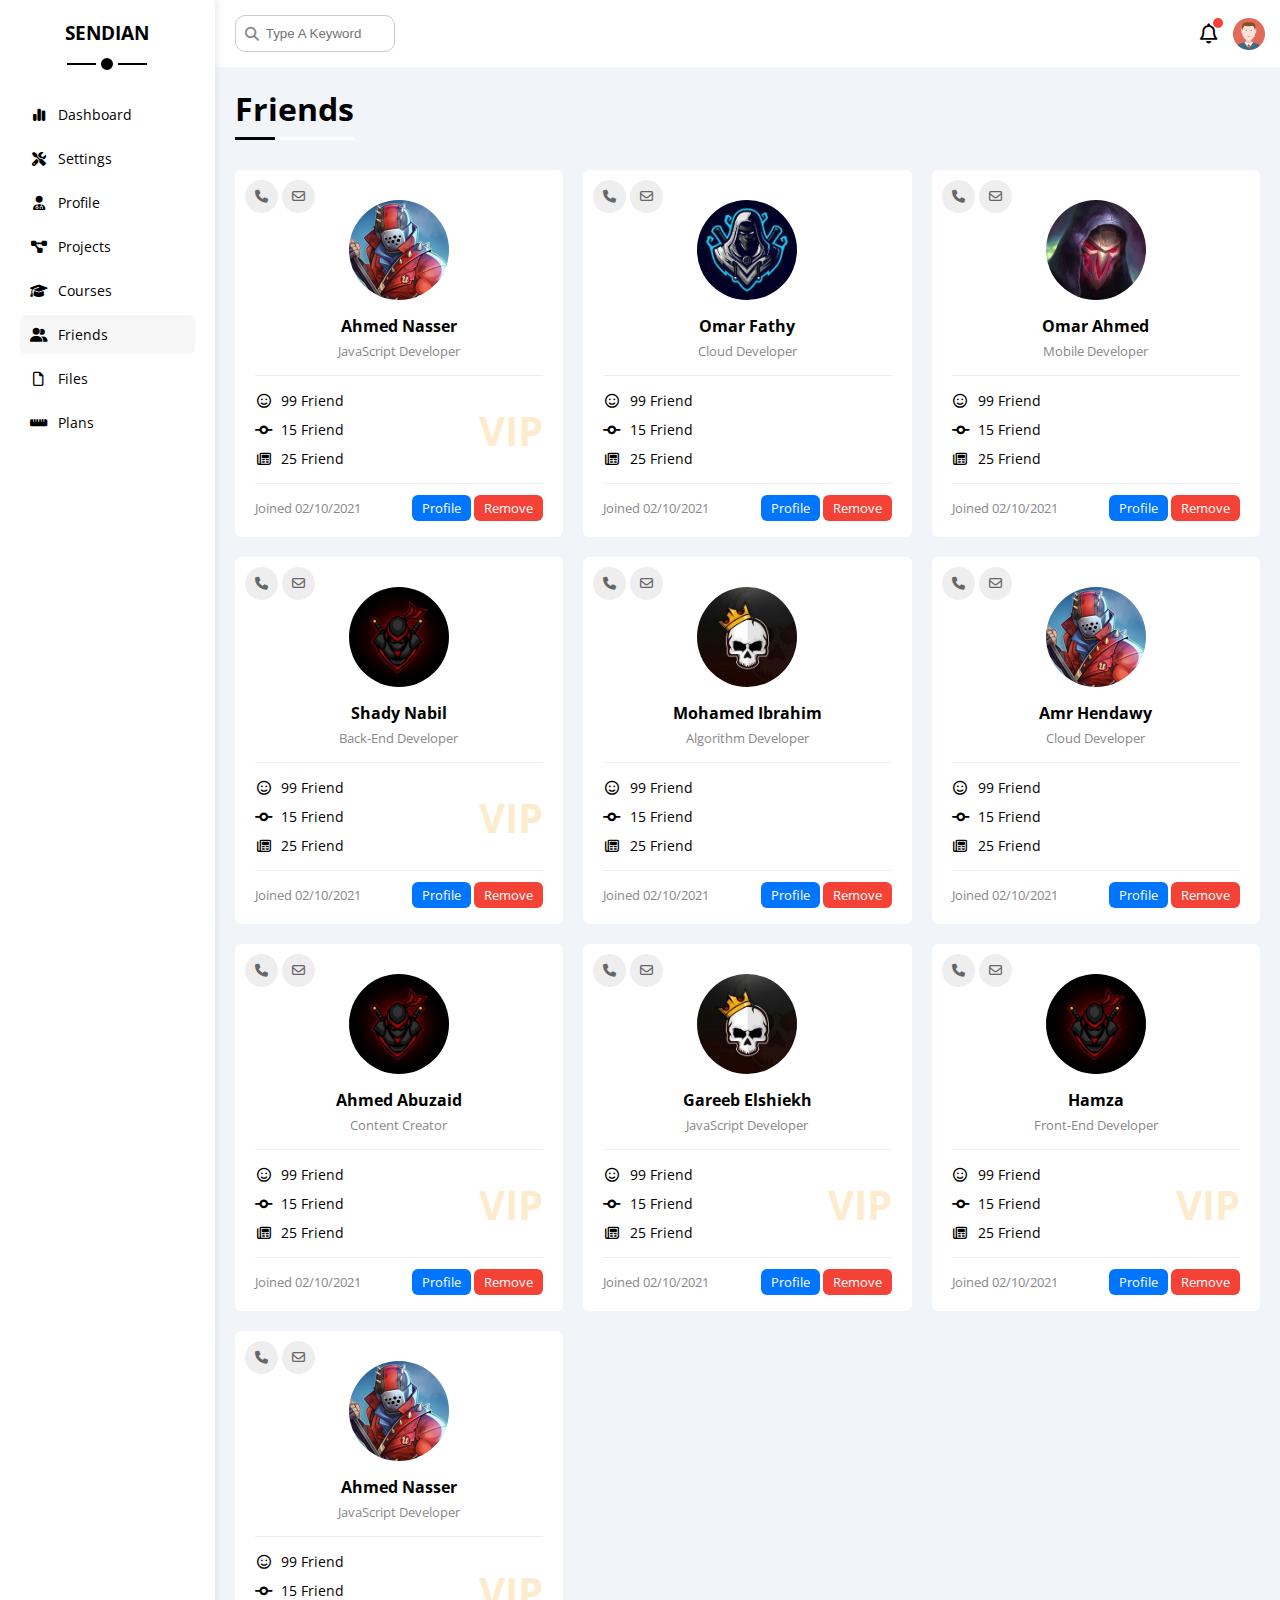
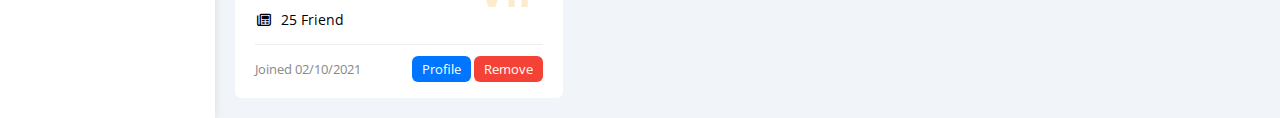
<file: Friends.html>
<!DOCTYPE html>
<html lang="en">

<head>
  <meta charset="UTF-8">
  <meta name="viewport" content="width=device-width, initial-scale=1.0">
  <title>Friends</title>
  <!-- font Awesome normaly -->
  <link rel="stylesheet" href="css/all.min.css">
  <!-- main framework -->
  <link rel="stylesheet" href="css/framework.css">
  <!-- main template css faile-->
  <link rel="stylesheet" href="css/master.css">
  <!-- google fonts -->
  <link rel="preconnect" href="https://fonts.googleapis.com" />
  <link rel="preconnect" href="https://fonts.gstatic.com" crossorigin />
  <link href="https://fonts.googleapis.com/css2?family=Open+Sans:wght@300;500&display=swap" rel="stylesheet" />
</head>

<body>
  <div class="page d-flex">
    <div class="sidebar bg-white p-20 p-relative ">
      <h3 class="p-relative txt-c mt-0">SENDIAN</h3>
      <ul>
        <li>
          <a class="d-flex align-center rad-6 fs-14 p-10 c-black" href="index.html">
            <i class="fa-solid fa-chart-simple fa-fw"></i>
            <span>Dashboard</span>
          </a>
        </li>
        <li>
          <a class="d-flex align-center rad-6 fs-14 p-10 c-black" href="Settings.html">
            <i class="fa-solid fa-screwdriver-wrench fa-fw"></i>
            <span>Settings</span>
          </a>
        </li>
        <li>
          <a class="d-flex align-center rad-6 fs-14 p-10 c-black" href="Profile.html">
            <i class="fa-solid fa-user-doctor fa-fw"></i>
            <span>Profile</span>
          </a>
        </li>
        <li>
          <a class="d-flex align-center rad-6 fs-14 p-10 c-black" href="Projects.html">
            <i class="fa-solid fa-diagram-project fa-fw"></i>
            <span>Projects</span>
          </a>
        </li>
        <li>
          <a class="d-flex align-center rad-6 fs-14 p-10 c-black" href="Courses.html">
            <i class="fa-solid fa-graduation-cap fa-fw"></i>
            <span>Courses</span>
          </a>
        </li>
        <li>
          <a class="active d-flex align-center rad-6 fs-14 p-10 c-black" href="Friends.html">
            <i class="fa-solid fa-user-group fa-fw"></i>
            <span>Friends</span>
          </a>
        </li>
        <li>
          <a class=" d-flex align-center rad-6 fs-14 p-10 c-black" href="Files.html">
            <i class="fa-regular fa-file fa-fw"></i>
            <span>Files</span>
          </a>
        </li>
        <li>
          <a class=" d-flex align-center rad-6 fs-14 p-10 c-black" href="Plans.html">
            <i class="fa-solid fa-ruler-horizontal fa-fw"></i>
            <span>Plans</span>
          </a>
        </li>
      </ul>
    </div>
    <div class="content w-full">
      <!-- start head -->
      <div class="head bg-white p-15 between-flex">
        <div class="search p-relative ">
          <input class="p-10" type="search" placeholder="Type A Keyword">
        </div>
        <div class="icons d-flex align-center">
          <span class="notification p-relative">
            <i class="fa-regular fa-bell fa-lg"></i>
          </span>
          <img src="image/avatar.png" alt="">
        </div>
      </div>
      <!-- end head  -->
      <h1 class="p-relative">Friends</h1>
      <div class="friends-page d-grid gap-20 m-20">
        <div class="friend rad-6 bg-white p-20 p-relative">
          <div class="contact">
            <i class="fa-solid fa-phone"></i>
            <i class="fa-regular fa-envelope"></i>
          </div>
          <div class="txt-c">
            <img class="rad-half mt-10 mb-10 w-100 h-100" src="image/friend-01.jpg" alt="">
            <h4 class="m-0">Ahmed Nasser</h4>
            <p class="c-grey mt-5 mb-0 fs-13">JavaScript Developer</p>
          </div>
          <div class="icons fs-14 p-relative">
            <div class="mb-10">
              <i class="fa-regular fa-face-smile fa-fw"></i>
              <span>99 Friend</span>
            </div>
            <div class="mb-10">
              <i class="fa-solid fa-code-commit fa-fw"></i>
              <span>15 Friend</span>
            </div>
            <div>
              <i class="fa-regular fa-newspaper fa-fw"></i>
              <span>25 Friend</span>
            </div>
            <span class="vip fw-bold c-orange">VIP</span>
          </div>
          <div class="info between-flex fs-13">
            <span class="c-grey">Joined 02/10/2021</span>
            <div>
              <a class="btn-shape bg-blue c-white" href="Profile.html">Profile</a>
              <a class="bg-red c-white btn-shape" href="#">Remove</a>
            </div>
          </div>
        </div>
        <div class="friend rad-6 bg-white p-20 p-relative">
          <div class="contact">
            <i class="fa-solid fa-phone"></i>
            <i class="fa-regular fa-envelope"></i>
          </div>
          <div class="txt-c">
            <img class="rad-half mt-10 mb-10 w-100 h-100" src="image/friend-02.jpg" alt="">
            <h4 class="m-0">Omar Fathy</h4>
            <p class="c-grey mt-5 mb-0 fs-13">Cloud Developer</p>
          </div>
          <div class="icons fs-14 p-relative">
            <div class="mb-10">
              <i class="fa-regular fa-face-smile fa-fw"></i>
              <span>99 Friend</span>
            </div>
            <div class="mb-10">
              <i class="fa-solid fa-code-commit fa-fw"></i>
              <span>15 Friend</span>
            </div>
            <div>
              <i class="fa-regular fa-newspaper fa-fw"></i>
              <span>25 Friend</span>
            </div>
          </div>
          <div class="info between-flex fs-13">
            <span class="c-grey">Joined 02/10/2021</span>
            <div>
              <a class="btn-shape bg-blue c-white" href="Profile.html">Profile</a>
              <a class="bg-red c-white btn-shape" href="#">Remove</a>
            </div>
          </div>
        </div>
        <div class="friend rad-6 bg-white p-20 p-relative">
          <div class="contact">
            <i class="fa-solid fa-phone"></i>
            <i class="fa-regular fa-envelope"></i>
          </div>
          <div class="txt-c">
            <img class="rad-half mt-10 mb-10 w-100 h-100" src="image/friend-03.jpg" alt="">
            <h4 class="m-0">Omar Ahmed</h4>
            <p class="c-grey mt-5 mb-0 fs-13">Mobile Developer</p>
          </div>
          <div class="icons fs-14 p-relative">
            <div class="mb-10">
              <i class="fa-regular fa-face-smile fa-fw"></i>
              <span>99 Friend</span>
            </div>
            <div class="mb-10">
              <i class="fa-solid fa-code-commit fa-fw"></i>
              <span>15 Friend</span>
            </div>
            <div>
              <i class="fa-regular fa-newspaper fa-fw"></i>
              <span>25 Friend</span>
            </div>
          </div>
          <div class="info between-flex fs-13">
            <span class="c-grey">Joined 02/10/2021</span>
            <div>
              <a class="btn-shape bg-blue c-white" href="Profile.html">Profile</a>
              <a class="bg-red c-white btn-shape" href="#">Remove</a>
            </div>
          </div>
        </div>
        <div class="friend rad-6 bg-white p-20 p-relative">
          <div class="contact">
            <i class="fa-solid fa-phone"></i>
            <i class="fa-regular fa-envelope"></i>
          </div>
          <div class="txt-c">
            <img class="rad-half mt-10 mb-10 w-100 h-100" src="image/friend-04.jpg" alt="">
            <h4 class="m-0">Shady Nabil</h4>
            <p class="c-grey mt-5 mb-0 fs-13">Back-End Developer</p>
          </div>
          <div class="icons fs-14 p-relative">
            <div class="mb-10">
              <i class="fa-regular fa-face-smile fa-fw"></i>
              <span>99 Friend</span>
            </div>
            <div class="mb-10">
              <i class="fa-solid fa-code-commit fa-fw"></i>
              <span>15 Friend</span>
            </div>
            <div>
              <i class="fa-regular fa-newspaper fa-fw"></i>
              <span>25 Friend</span>
            </div>
            <span class="vip fw-bold c-orange">VIP</span>
          </div>
          <div class="info between-flex fs-13">
            <span class="c-grey">Joined 02/10/2021</span>
            <div>
              <a class="btn-shape bg-blue c-white" href="Profile.html">Profile</a>
              <a class="bg-red c-white btn-shape" href="#">Remove</a>
            </div>
          </div>
        </div>
        <div class="friend rad-6 bg-white p-20 p-relative">
          <div class="contact">
            <i class="fa-solid fa-phone"></i>
            <i class="fa-regular fa-envelope"></i>
          </div>
          <div class="txt-c">
            <img class="rad-half mt-10 mb-10 w-100 h-100" src="image/friend-05.jpg" alt="">
            <h4 class="m-0">Mohamed Ibrahim</h4>
            <p class="c-grey mt-5 mb-0 fs-13">Algorithm Developer</p>
          </div>
          <div class="icons fs-14 p-relative">
            <div class="mb-10">
              <i class="fa-regular fa-face-smile fa-fw"></i>
              <span>99 Friend</span>
            </div>
            <div class="mb-10">
              <i class="fa-solid fa-code-commit fa-fw"></i>
              <span>15 Friend</span>
            </div>
            <div>
              <i class="fa-regular fa-newspaper fa-fw"></i>
              <span>25 Friend</span>
            </div>
          </div>
          <div class="info between-flex fs-13">
            <span class="c-grey">Joined 02/10/2021</span>
            <div>
              <a class="btn-shape bg-blue c-white" href="Profile.html">Profile</a>
              <a class="bg-red c-white btn-shape" href="#">Remove</a>
            </div>
          </div>
        </div>
        <div class="friend rad-6 bg-white p-20 p-relative">
          <div class="contact">
            <i class="fa-solid fa-phone"></i>
            <i class="fa-regular fa-envelope"></i>
          </div>
          <div class="txt-c">
            <img class="rad-half mt-10 mb-10 w-100 h-100" src="image/friend-01.jpg" alt="">
            <h4 class="m-0">Amr Hendawy</h4>
            <p class="c-grey mt-5 mb-0 fs-13">Cloud Developer</p>
          </div>
          <div class="icons fs-14 p-relative">
            <div class="mb-10">
              <i class="fa-regular fa-face-smile fa-fw"></i>
              <span>99 Friend</span>
            </div>
            <div class="mb-10">
              <i class="fa-solid fa-code-commit fa-fw"></i>
              <span>15 Friend</span>
            </div>
            <div>
              <i class="fa-regular fa-newspaper fa-fw"></i>
              <span>25 Friend</span>
            </div>
          </div>
          <div class="info between-flex fs-13">
            <span class="c-grey">Joined 02/10/2021</span>
            <div>
              <a class="btn-shape bg-blue c-white" href="Profile.html">Profile</a>
              <a class="bg-red c-white btn-shape" href="#">Remove</a>
            </div>
          </div>
        </div>
        <div class="friend rad-6 bg-white p-20 p-relative">
          <div class="contact">
            <i class="fa-solid fa-phone"></i>
            <i class="fa-regular fa-envelope"></i>
          </div>
          <div class="txt-c">
            <img class="rad-half mt-10 mb-10 w-100 h-100" src="image/friend-04.jpg" alt="">
            <h4 class="m-0">Ahmed Abuzaid</h4>
            <p class="c-grey mt-5 mb-0 fs-13">Content Creator</p>
          </div>
          <div class="icons fs-14 p-relative">
            <div class="mb-10">
              <i class="fa-regular fa-face-smile fa-fw"></i>
              <span>99 Friend</span>
            </div>
            <div class="mb-10">
              <i class="fa-solid fa-code-commit fa-fw"></i>
              <span>15 Friend</span>
            </div>
            <div>
              <i class="fa-regular fa-newspaper fa-fw"></i>
              <span>25 Friend</span>
            </div>
            <span class="vip fw-bold c-orange">VIP</span>
          </div>
          <div class="info between-flex fs-13">
            <span class="c-grey">Joined 02/10/2021</span>
            <div>
              <a class="btn-shape bg-blue c-white" href="Profile.html">Profile</a>
              <a class="bg-red c-white btn-shape" href="#">Remove</a>
            </div>
          </div>
        </div>
        <div class="friend rad-6 bg-white p-20 p-relative">
          <div class="contact">
            <i class="fa-solid fa-phone"></i>
            <i class="fa-regular fa-envelope"></i>
          </div>
          <div class="txt-c">
            <img class="rad-half mt-10 mb-10 w-100 h-100" src="image/friend-05.jpg" alt="">
            <h4 class="m-0">Gareeb Elshiekh</h4>
            <p class="c-grey mt-5 mb-0 fs-13">JavaScript Developer</p>
          </div>
          <div class="icons fs-14 p-relative">
            <div class="mb-10">
              <i class="fa-regular fa-face-smile fa-fw"></i>
              <span>99 Friend</span>
            </div>
            <div class="mb-10">
              <i class="fa-solid fa-code-commit fa-fw"></i>
              <span>15 Friend</span>
            </div>
            <div>
              <i class="fa-regular fa-newspaper fa-fw"></i>
              <span>25 Friend</span>
            </div>
            <span class="vip fw-bold c-orange">VIP</span>
          </div>
          <div class="info between-flex fs-13">
            <span class="c-grey">Joined 02/10/2021</span>
            <div>
              <a class="btn-shape bg-blue c-white" href="Profile.html">Profile</a>
              <a class="bg-red c-white btn-shape" href="#">Remove</a>
            </div>
          </div>
        </div>
        <div class="friend rad-6 bg-white p-20 p-relative">
          <div class="contact">
            <i class="fa-solid fa-phone"></i>
            <i class="fa-regular fa-envelope"></i>
          </div>
          <div class="txt-c">
            <img class="rad-half mt-10 mb-10 w-100 h-100" src="image/friend-04.jpg" alt="">
            <h4 class="m-0">Hamza</h4>
            <p class="c-grey mt-5 mb-0 fs-13">Front-End Developer</p>
          </div>
          <div class="icons fs-14 p-relative">
            <div class="mb-10">
              <i class="fa-regular fa-face-smile fa-fw"></i>
              <span>99 Friend</span>
            </div>
            <div class="mb-10">
              <i class="fa-solid fa-code-commit fa-fw"></i>
              <span>15 Friend</span>
            </div>
            <div>
              <i class="fa-regular fa-newspaper fa-fw"></i>
              <span>25 Friend</span>
            </div>
            <span class="vip fw-bold c-orange">VIP</span>
          </div>
          <div class="info between-flex fs-13">
            <span class="c-grey">Joined 02/10/2021</span>
            <div>
              <a class="btn-shape bg-blue c-white" href="Profile.html">Profile</a>
              <a class="bg-red c-white btn-shape" href="#">Remove</a>
            </div>
          </div>
        </div>
        <div class="friend rad-6 bg-white p-20 p-relative">
          <div class="contact">
            <i class="fa-solid fa-phone"></i>
            <i class="fa-regular fa-envelope"></i>
          </div>
          <div class="txt-c">
            <img class="rad-half mt-10 mb-10 w-100 h-100" src="image/friend-01.jpg" alt="">
            <h4 class="m-0">Ahmed Nasser</h4>
            <p class="c-grey mt-5 mb-0 fs-13">JavaScript Developer</p>
          </div>
          <div class="icons fs-14 p-relative">
            <div class="mb-10">
              <i class="fa-regular fa-face-smile fa-fw"></i>
              <span>99 Friend</span>
            </div>
            <div class="mb-10">
              <i class="fa-solid fa-code-commit fa-fw"></i>
              <span>15 Friend</span>
            </div>
            <div>
              <i class="fa-regular fa-newspaper fa-fw"></i>
              <span>25 Friend</span>
            </div>
            <span class="vip fw-bold c-orange">VIP</span>
          </div>
          <div class="info between-flex fs-13">
            <span class="c-grey">Joined 02/10/2021</span>
            <div>
              <a class="btn-shape bg-blue c-white" href="Profile.html">Profile</a>
              <a class="bg-red c-white btn-shape" href="#">Remove</a>
            </div>
          </div>
        </div>
      </div>
    </div>
  </div>
</body>

</html>
</file>
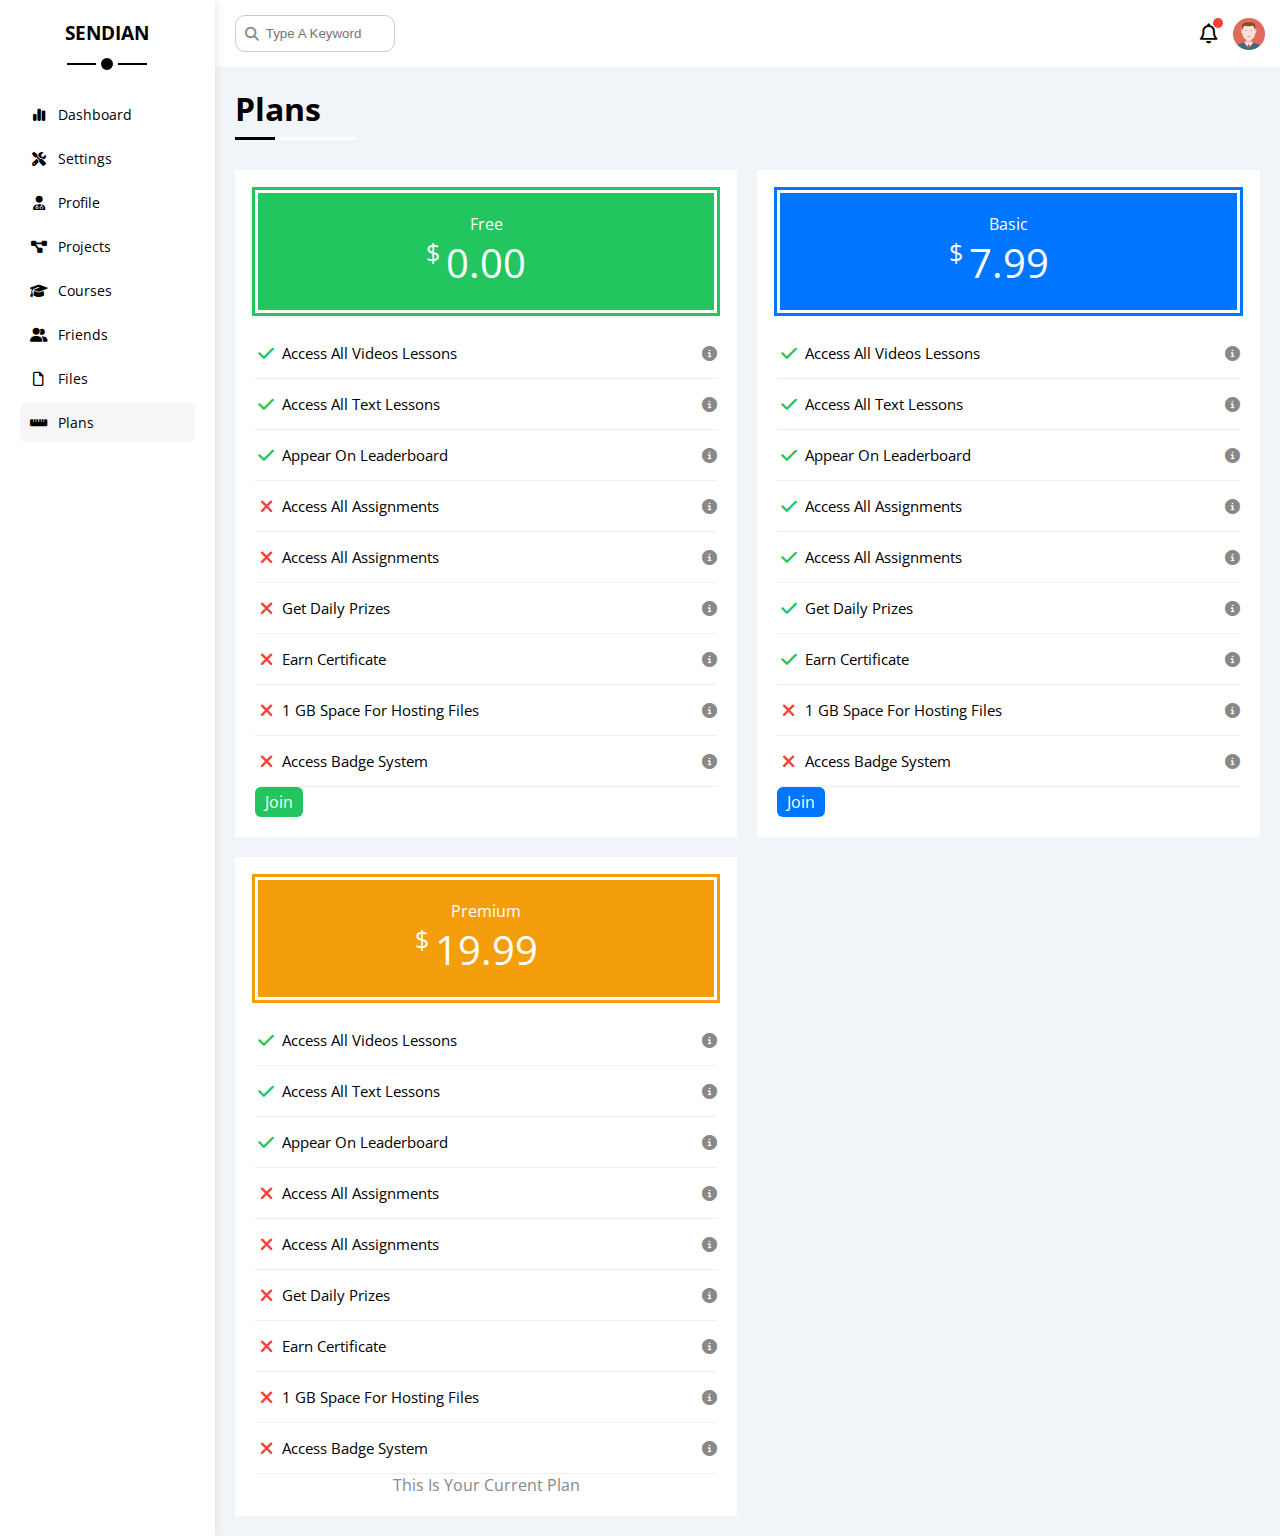
<file: plans.html>
<!DOCTYPE html>
<html lang="en">

<head>
  <meta charset="UTF-8">
  <meta name="viewport" content="width=device-width, initial-scale=1.0">
  <title>Plans</title>
  <!-- font Awesome normaly -->
  <link rel="stylesheet" href="css/all.min.css">
  <!-- main framework -->
  <link rel="stylesheet" href="css/framework.css">
  <!-- main template css faile-->
  <link rel="stylesheet" href="css/master.css">
  <!-- google fonts -->
  <link rel="preconnect" href="https://fonts.googleapis.com" />
  <link rel="preconnect" href="https://fonts.gstatic.com" crossorigin />
  <link href="https://fonts.googleapis.com/css2?family=Open+Sans:wght@300;500&display=swap" rel="stylesheet" />
</head>

<body>
  <div class="page d-flex">
    <div class="sidebar bg-white p-20 p-relative ">
      <h3 class="p-relative txt-c mt-0">SENDIAN</h3>
      <ul>
        <li>
          <a class="d-flex align-center rad-6 fs-14 p-10 c-black" href="index.html">
            <i class="fa-solid fa-chart-simple fa-fw"></i>
            <span>Dashboard</span>
          </a>
        </li>
        <li>
          <a class="d-flex align-center rad-6 fs-14 p-10 c-black" href="Settings.html">
            <i class="fa-solid fa-screwdriver-wrench fa-fw"></i>
            <span>Settings</span>
          </a>
        </li>
        <li>
          <a class="d-flex align-center rad-6 fs-14 p-10 c-black" href="Profile.html">
            <i class="fa-solid fa-user-doctor fa-fw"></i>
            <span>Profile</span>
          </a>
        </li>
        <li>
          <a class="d-flex align-center rad-6 fs-14 p-10 c-black" href="Projects.html">
            <i class="fa-solid fa-diagram-project fa-fw"></i>
            <span>Projects</span>
          </a>
        </li>
        <li>
          <a class="d-flex align-center rad-6 fs-14 p-10 c-black" href="Courses.html">
            <i class="fa-solid fa-graduation-cap fa-fw"></i>
            <span>Courses</span>
          </a>
        </li>
        <li>
          <a class="d-flex align-center rad-6 fs-14 p-10 c-black" href="Friends.html">
            <i class="fa-solid fa-user-group fa-fw"></i>
            <span>Friends</span>
          </a>
        </li>
        <li>
          <a class="d-flex align-center rad-6 fs-14 p-10 c-black" href="Files.html">
            <i class="fa-regular fa-file fa-fw"></i>
            <span>Files</span>
          </a>
        </li>
        <li>
          <a class="active d-flex align-center rad-6 fs-14 p-10 c-black" href="Plans.html">
            <i class="fa-solid fa-ruler-horizontal fa-fw"></i>
            <span>Plans</span>
          </a>
        </li>
      </ul>
    </div>
    <div class="content w-full">
      <!-- start head -->
      <div class="head bg-white p-15 between-flex">
        <div class="search p-relative ">
          <input class="p-10" type="search" placeholder="Type A Keyword">
        </div>
        <div class="icons d-flex align-center">
          <span class="notification p-relative">
            <i class="fa-regular fa-bell fa-lg"></i>
          </span>
          <img src="image/avatar.png" alt="">
        </div>
      </div>
      <!-- end head  -->
      <h1 class="p-relative">Plans</h1>
      <div class="plans-page d-grid m-20 gap-20">
        <div class="plan green bg-white p-20">
          <div class="top bg-green txt-c p-20">
            <p class="m-0 c-white">free</p>
            <div class="price c-white">
              <span>$</span>
              0.00
            </div>
          </div>
          <ul>
            <li>
              <i class="fa-solid fa-check fa-fw yes"></i>
              <span>Access All Videos Lessons</span>
              <i class="fa-solid fa-circle-info help"></i>
            </li>
            <li>
              <i class="fa-solid fa-check fa-fw yes"></i>
              <span>Access All Text Lessons</span>
              <i class="fa-solid fa-circle-info help"></i>
            </li>
            <li>
              <i class="fa-solid fa-check fa-fw yes"></i>
              <span>Appear On Leaderboard</span>
              <i class="fa-solid fa-circle-info help"></i>
            </li>
            <li>
              <i class="fa-solid fa-xmark fa-fw"></i>
              <span>Access All Assignments</span>
              <i class="fa-solid fa-circle-info help"></i>
            </li>
            <li>
              <i class="fa-solid fa-xmark fa-fw"></i>
              <span>Access All Assignments</span>
              <i class="fa-solid fa-circle-info help"></i>
            </li>
            <li>
              <i class="fa-solid fa-xmark fa-fw"></i>
              <span>Get Daily Prizes</span>
              <i class="fa-solid fa-circle-info help"></i>
            </li>
            <li>
              <i class="fa-solid fa-xmark fa-fw"></i>
              <span>Earn Certificate</span>
              <i class="fa-solid fa-circle-info help"></i>
            </li>
            <li>
              <i class="fa-solid fa-xmark fa-fw"></i>
              <span>1 GB Space For Hosting Files</span>
              <i class="fa-solid fa-circle-info help"></i>
            </li>
            <li>
              <i class="fa-solid fa-xmark fa-fw"></i>
              <span>Access Badge System</span>
              <i class="fa-solid fa-circle-info help"></i>
            </li>
          </ul>
          <a class="btn-shape bg-green c-white d-block w-fit" href="#">Join</a>
        </div>
        <div class="plan blue bg-white p-20">
          <div class="top bg-blue txt-c p-20">
            <p class="m-0 c-white">Basic</p>
            <div class="price c-white">
              <span>$</span>
              7.99
            </div>
          </div>
          <ul>
            <li>
              <i class="fa-solid fa-check fa-fw yes"></i>
              <span>Access All Videos Lessons</span>
              <i class="fa-solid fa-circle-info help"></i>
            </li>
            <li>
              <i class="fa-solid fa-check fa-fw yes"></i>
              <span>Access All Text Lessons</span>
              <i class="fa-solid fa-circle-info help"></i>
            </li>
            <li>
              <i class="fa-solid fa-check fa-fw yes"></i>
              <span>Appear On Leaderboard</span>
              <i class="fa-solid fa-circle-info help"></i>
            </li>
            <li>
              <i class="fa-solid fa-check fa-fw yes"></i>
              <span>Access All Assignments</span>
              <i class="fa-solid fa-circle-info help"></i>
            </li>
            <li>
              <i class="fa-solid fa-check fa-fw yes"></i>
              <span>Access All Assignments</span>
              <i class="fa-solid fa-circle-info help"></i>
            </li>
            <li>
              <i class="fa-solid fa-check fa-fw yes"></i>
              <span>Get Daily Prizes</span>
              <i class="fa-solid fa-circle-info help"></i>
            </li>
            <li>
              <i class="fa-solid fa-check fa-fw yes"></i>
              <span>Earn Certificate</span>
              <i class="fa-solid fa-circle-info help"></i>
            </li>
            <li>
              <i class="fa-solid fa-xmark fa-fw"></i>
              <span>1 GB Space For Hosting Files</span>
              <i class="fa-solid fa-circle-info help"></i>
            </li>
            <li>
              <i class="fa-solid fa-xmark fa-fw"></i>
              <span>Access Badge System</span>
              <i class="fa-solid fa-circle-info help"></i>
            </li>
          </ul>
          <a class="btn-shape bg-blue c-white d-block w-fit" href="#">Join</a>
        </div>
        <div class="plan orange bg-white p-20">
          <div class="top bg-orange txt-c p-20">
            <p class="m-0 c-white">Premium</p>
            <div class="price c-white">
              <span>$</span>
              19.99
            </div>
          </div>
          <ul>
            <li>
              <i class="fa-solid fa-check fa-fw yes"></i>
              <span>Access All Videos Lessons</span>
              <i class="fa-solid fa-circle-info help"></i>
            </li>
            <li>
              <i class="fa-solid fa-check fa-fw yes"></i>
              <span>Access All Text Lessons</span>
              <i class="fa-solid fa-circle-info help"></i>
            </li>
            <li>
              <i class="fa-solid fa-check fa-fw yes"></i>
              <span>Appear On Leaderboard</span>
              <i class="fa-solid fa-circle-info help"></i>
            </li>
            <li>
              <i class="fa-solid fa-xmark fa-fw"></i>
              <span>Access All Assignments</span>
              <i class="fa-solid fa-circle-info help"></i>
            </li>
            <li>
              <i class="fa-solid fa-xmark fa-fw"></i>
              <span>Access All Assignments</span>
              <i class="fa-solid fa-circle-info help"></i>
            </li>
            <li>
              <i class="fa-solid fa-xmark fa-fw"></i>
              <span>Get Daily Prizes</span>
              <i class="fa-solid fa-circle-info help"></i>
            </li>
            <li>
              <i class="fa-solid fa-xmark fa-fw"></i>
              <span>Earn Certificate</span>
              <i class="fa-solid fa-circle-info help"></i>
            </li>
            <li>
              <i class="fa-solid fa-xmark fa-fw"></i>
              <span>1 GB Space For Hosting Files</span>
              <i class="fa-solid fa-circle-info help"></i>
            </li>
            <li>
              <i class="fa-solid fa-xmark fa-fw"></i>
              <span>Access Badge System</span>
              <i class="fa-solid fa-circle-info help"></i>
            </li>
          </ul>
          <p class="c-grey txt-c m-0">This Is Your Current Plan</p>
        </div>
      </div>
    </div>
  </div>
</body>

</html>
</file>
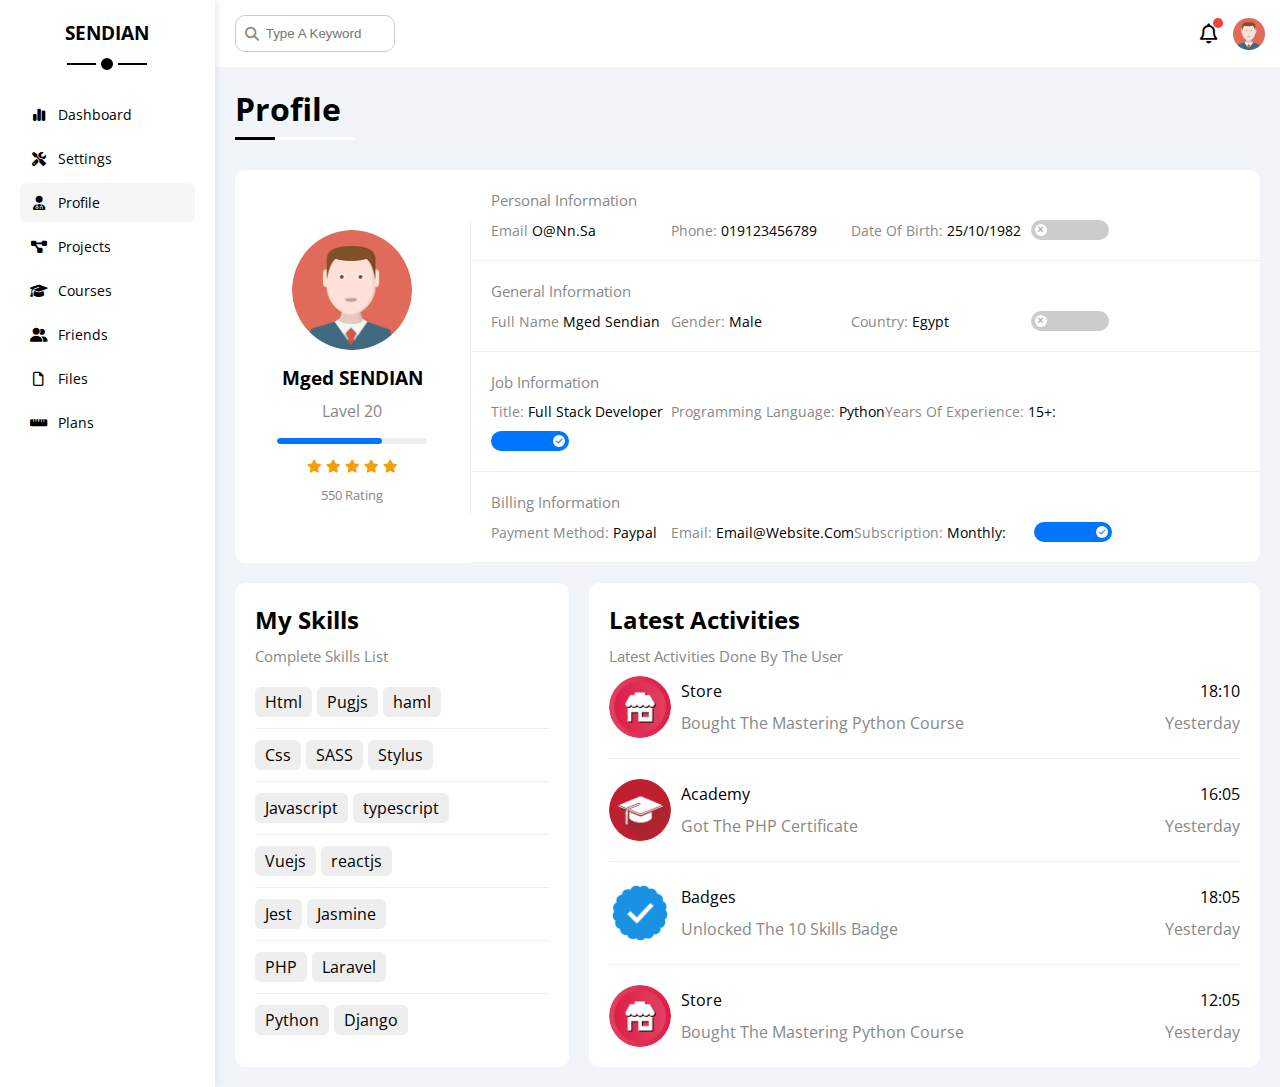
<file: Profile.html>
<!DOCTYPE html>
<html lang="en">

<head>
  <meta charset="UTF-8">
  <meta name="viewport" content="width=device-width, initial-scale=1.0">
  <title>Profile</title>
  <!-- font Awesome normaly -->
  <link rel="stylesheet" href="css/all.min.css">
  <!-- main framework -->
  <link rel="stylesheet" href="css/framework.css">
  <!-- main template css faile-->
  <link rel="stylesheet" href="css/master.css">
  <!-- google fonts -->
  <link rel="preconnect" href="https://fonts.googleapis.com" />
  <link rel="preconnect" href="https://fonts.gstatic.com" crossorigin />
  <link href="https://fonts.googleapis.com/css2?family=Open+Sans:wght@300;500&display=swap" rel="stylesheet" />
</head>

<body>
  <div class="page d-flex">
    <div class="sidebar bg-white p-20 p-relative ">
      <h3 class="p-relative txt-c mt-0">SENDIAN</h3>
      <ul>
        <li>
          <a class="d-flex align-center rad-6 fs-14 p-10 c-black" href="index.html">
            <i class="fa-solid fa-chart-simple fa-fw"></i>
            <span>Dashboard</span>
          </a>
        </li>
        <li>
          <a class="d-flex align-center rad-6 fs-14 p-10 c-black" href="Settings.html">
            <i class="fa-solid fa-screwdriver-wrench fa-fw"></i>
            <span>Settings</span>
          </a>
        </li>
        <li>
          <a class="active d-flex align-center rad-6 fs-14 p-10 c-black" href="Profile.html">
            <i class="fa-solid fa-user-doctor fa-fw"></i>
            <span>Profile</span>
          </a>
        </li>
        <li>
          <a class=" d-flex align-center rad-6 fs-14 p-10 c-black" href="Projects.html">
            <i class="fa-solid fa-diagram-project fa-fw"></i>
            <span>Projects</span>
          </a>
        </li>
        <li>
          <a class=" d-flex align-center rad-6 fs-14 p-10 c-black" href="Courses.html">
            <i class="fa-solid fa-graduation-cap fa-fw"></i>
            <span>Courses</span>
          </a>
        </li>
        <li>
          <a class=" d-flex align-center rad-6 fs-14 p-10 c-black" href="Friends.html">
            <i class="fa-solid fa-user-group fa-fw"></i>
            <span>Friends</span>
          </a>
        </li>
        <li>
          <a class=" d-flex align-center rad-6 fs-14 p-10 c-black" href="Files.html">
            <i class="fa-regular fa-file fa-fw"></i>
            <span>Files</span>
          </a>
        </li>
        <li>
          <a class=" d-flex align-center rad-6 fs-14 p-10 c-black" href="Plans.html">
            <i class="fa-solid fa-ruler-horizontal fa-fw"></i>
            <span>Plans</span>
          </a>
        </li>
      </ul>
    </div>
    <div class="content w-full">
      <!-- start head -->
      <div class="head bg-white p-15 between-flex">
        <div class="search p-relative ">
          <input class="p-10" type="search" placeholder="Type A Keyword">
        </div>
        <div class="icons d-flex align-center">
          <span class="notification p-relative">
            <i class="fa-regular fa-bell fa-lg"></i>
          </span>
          <img src="image/avatar.png" alt="">
        </div>
      </div>
      <!-- end head  -->
      <h1 class="p-relative">Profile</h1>
      <div class="profile-page m-20">
        <!-- Start Overview -->
        <div class="Overview bg-white rad-10 d-flex align-center">
          <div class="avatar-box txt-c p-10">
            <img class="rad-half mb-10" src="image/avatar.png" alt="">
            <h3 class="m-0">mged SENDIAN</h3>
            <p class="c-grey mt-10">lavel 20</p>
            <div class="level rad-6 bg-eee p-relative">
              <span style="width:70%"></span>
            </div>
            <div class="rating mt-10 mb-10">
              <i class="fa-solid fa-star c-orange fs-13"></i>
              <i class="fa-solid fa-star c-orange fs-13"></i>
              <i class="fa-solid fa-star c-orange fs-13"></i>
              <i class="fa-solid fa-star c-orange fs-13"></i>
              <i class="fa-solid fa-star c-orange fs-13"></i>
            </div>
            <p class="c-grey m-0 fs-13">550 rating</p>
          </div>
          <div class="info-box txt-c-mobile w-full">
            <!-- Start Information Row -->
            <div class="box d-flex align-center p-20">
              <h4 class="c-grey fs-15 m-0 w-full">Personal Information</h4>
              <div class="fs-14">
                <span class="c-grey">Email</span>
                <span>o@nn.sa</span>
              </div>
              <div class="fs-14">
                <span class="c-grey">Phone:</span>
                <span>019123456789</span>
              </div>
              <div class="fs-14">
                <span class="c-grey">Date Of Birth:</span>
                <span>25/10/1982</span>
              </div>
              <div class="fs-14">
                <div>
                  <label>
                    <input class="toggle-checkbox" type="checkbox">
                    <div class="toggle-switch"></div>
                  </label>
                </div>
              </div>
            </div>
            <!-- end Information Row -->
            <!-- Start Information Row -->
            <div class="box d-flex align-center p-20">
              <h4 class="c-grey fs-15 m-0 w-full">General Information</h4>
              <div class="fs-14">
                <span class="c-grey">full name</span>
                <span>mged sendian</span>
              </div>
              <div class="fs-14">
                <span class="c-grey">Gender:</span>
                <span>Male</span>
              </div>
              <div class="fs-14">
                <span class="c-grey">Country:</span>
                <span>Egypt</span>
              </div>
              <div class="fs-14">
                <div>
                  <label>
                    <input class="toggle-checkbox" type="checkbox">
                    <div class="toggle-switch"></div>
                  </label>
                </div>
              </div>
            </div>
            <!-- end Information Row -->
            <!-- Start Information Row -->
            <div class="box d-flex align-center p-20">
              <h4 class="c-grey fs-15 m-0 w-full">Job Information</h4>
              <div class="fs-14">
                <span class="c-grey">Title:</span>
                <span>Full Stack Developer</span>
              </div>
              <div class="fs-14">
                <span class="c-grey">Programming Language:</span>
                <span> Python</span>
              </div>
              <div class="fs-14">
                <span class="c-grey">Years Of Experience:</span>
                <span>15+:</span>
              </div>
              <div class="fs-14">
                <div>
                  <label>
                    <input class="toggle-checkbox" type="checkbox" checked>
                    <div class="toggle-switch"></div>
                  </label>
                </div>
              </div>
            </div>
            <!-- end Information Row -->
            <!-- Start Information Row -->
            <div class="box d-flex align-center p-20">
              <h4 class="c-grey fs-15 m-0 w-full">Billing Information</h4>
              <div class="fs-14">
                <span class="c-grey">Payment Method:</span>
                <span>Paypal</span>
              </div>
              <div class="fs-14">
                <span class="c-grey">Email:</span>
                <span>email@website.com</span>
              </div>
              <div class="fs-14">
                <span class="c-grey">Subscription:</span>
                <span>Monthly:</span>
              </div>
              <div class="fs-14">
                <div>
                  <label>
                    <input class="toggle-checkbox" type="checkbox" checked>
                    <div class="toggle-switch"></div>
                  </label>
                </div>
              </div>
            </div>
            <!-- end Information Row -->
          </div>
        </div>
        <!-- Start Overview -->
        <!-- start other deta -->
        <div class="other-deta d-flex gap-20">
          <div class="skills-card rad-10 bg-white mt-20 p-20">
            <h2 class="mt-0 mb-10">my skills</h2>
            <p class="mt-0 mb-10 c-grey fs-15">Complete Skills List</p>
            <ul class="m-0 txt-c-mobile">
              <li><span class="btn-shape bg-eee
                ">html</span><span class="btn-shape bg-eee
                ">Pugjs</span><span class="btn-shape bg-eee
                  ">haml</span></li>
              <li><span class="btn-shape bg-eee
                ">css</span><span class="btn-shape bg-eee
                ">SASS</span><span class="btn-shape bg-eee
                  ">Stylus</span></li>
              <li><span class="btn-shape bg-eee
                ">javascript</span><span class="btn-shape bg-eee
                ">typescript</span>
              </li>
              <li><span class="btn-shape bg-eee
                ">vuejs</span><span class="btn-shape bg-eee
                ">reactjs</span></li>
              <li><span class="btn-shape bg-eee
                ">jest</span><span class="btn-shape bg-eee
                ">Jasmine</span></li>
              <li><span class="btn-shape bg-eee
                ">PHP</span><span class="btn-shape bg-eee
                ">Laravel</span></li>
              <li><span class="btn-shape bg-eee
                ">Python</span><span class="btn-shape bg-eee">Django</span></li>
            </ul>
          </div>
          <div class="activities rad-10 bg-white mt-20 p-20">
            <h2 class="mt-0 mb-10">Latest Activities</h2>
            <p class="mt-0 mb-10 c-grey fs-15">Latest Activities Done By The User</p>
            <div class="activity d-flex align-center txt-c-mobile">
              <img src="image/activity-01.png" alt="">
              <div class="info">
                <span class="d-block mb-10">store</span>
                <span class="c-grey">Bought The Mastering Python Course</span>
              </div>
              <div class="deta">
                <span class="d-block mb-10">18:10</span>
                <span class="c-grey">Yesterday</span>
              </div>
            </div>
            <div class="activity d-flex align-center txt-c-mobile">
              <img src="image/activity-02.png" alt="">
              <div class="info">
                <span class="d-block mb-10">Academy</span>
                <span class="c-grey">Got The PHP Certificate</span>
              </div>
              <div class="deta">
                <span class="d-block mb-10">16:05</span>
                <span class="c-grey">Yesterday</span>
              </div>
            </div>
            <div class="activity d-flex align-center txt-c-mobile">
              <img src="image/activity-03.png" alt="">
              <div class="info">
                <span class="d-block mb-10">Badges</span>
                <span class="c-grey">Unlocked The 10 Skills Badge</span>
              </div>
              <div class="deta">
                <span class="d-block mb-10">18:05</span>
                <span class="c-grey">Yesterday</span>
              </div>
            </div>
            <div class="activity d-flex align-center txt-c-mobile">
              <img src="image/activity-01.png" alt="">
              <div class="info">
                <span class="d-block mb-10">store</span>
                <span class="c-grey">Bought The Mastering Python Course</span>
              </div>
              <div class="deta">
                <span class="d-block mb-10">12:05</span>
                <span class="c-grey">Yesterday</span>
              </div>
            </div>
          </div>
        </div>
        <!-- end other deta  -->
      </div>
    </div>
  </div>
</body>

</html>
</file>
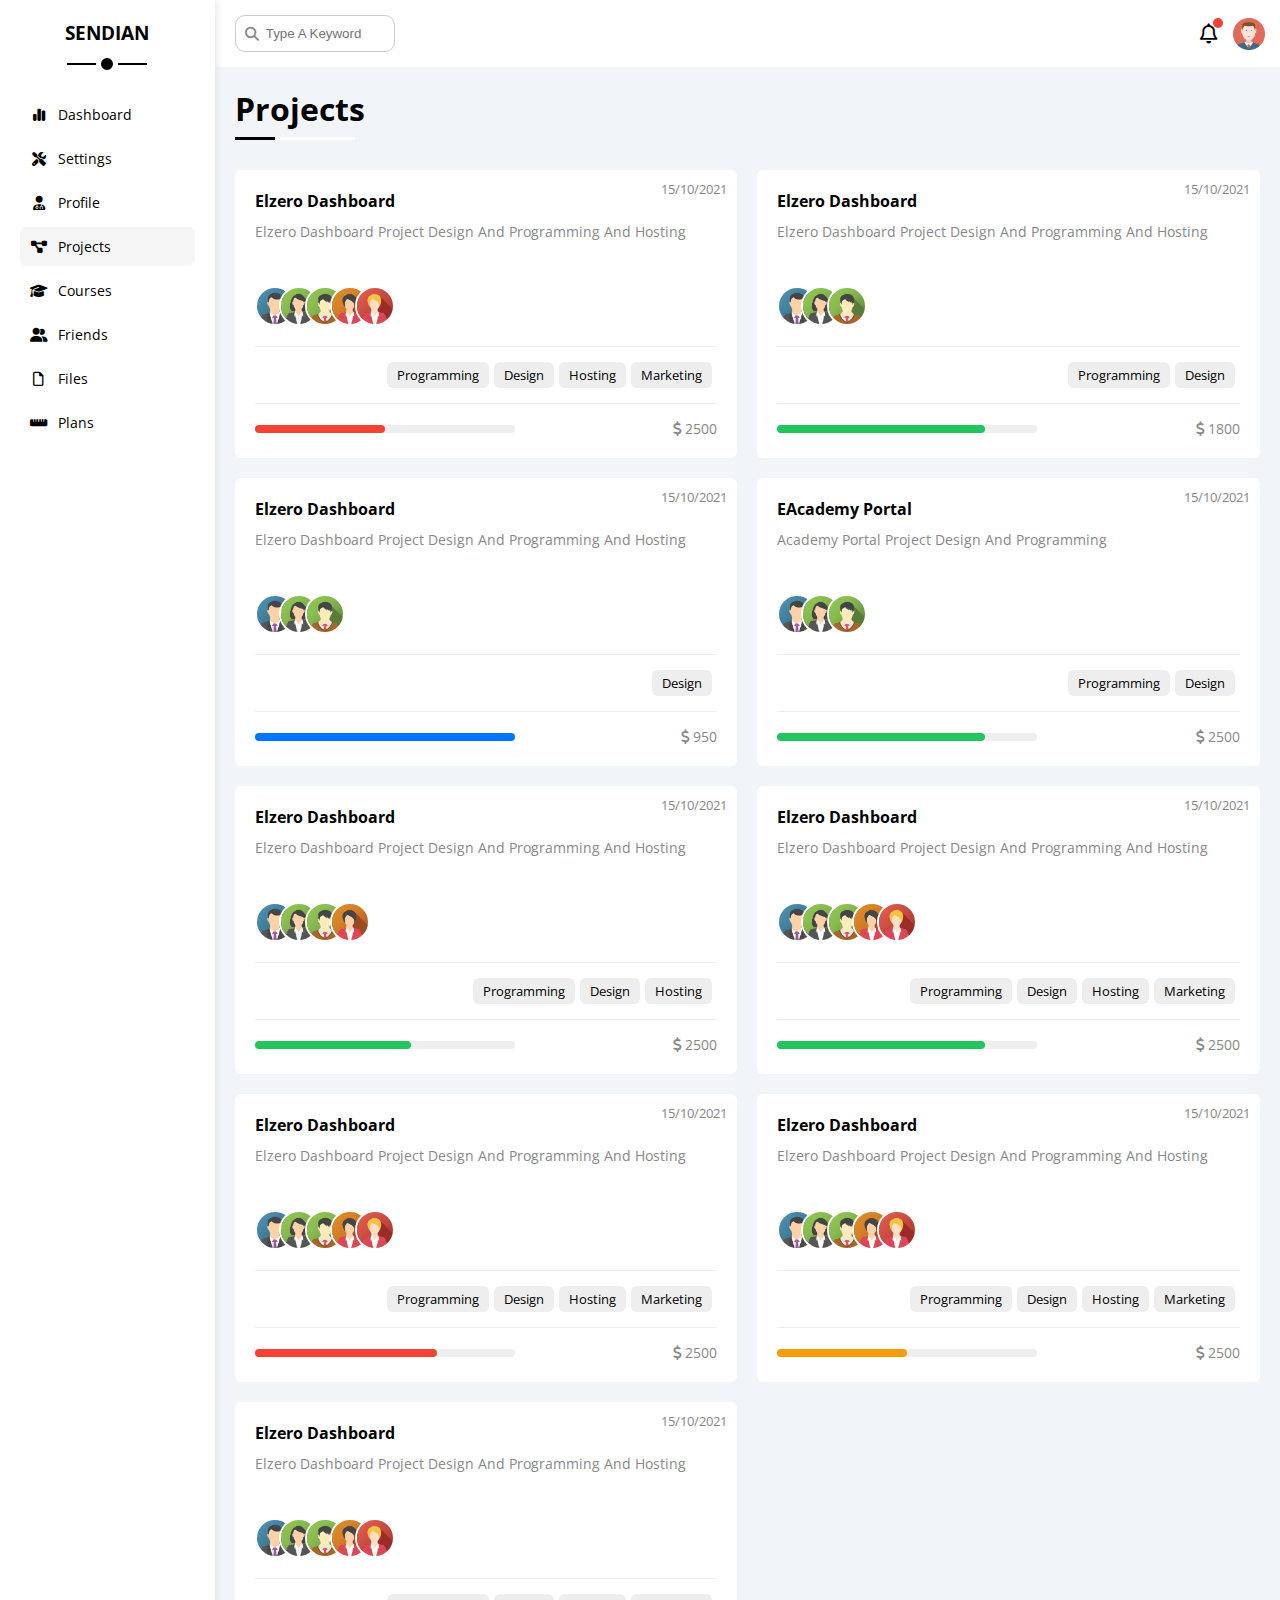
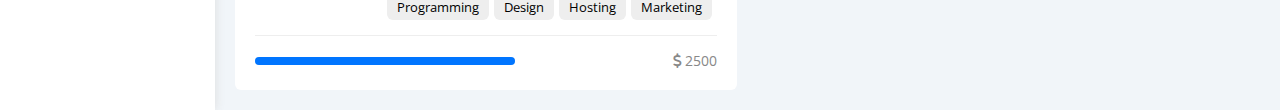
<file: Projects.html>
<!DOCTYPE html>
<html lang="en">

<head>
  <meta charset="UTF-8">
  <meta name="viewport" content="width=device-width, initial-scale=1.0">
  <title>Projects</title>
  <!-- font Awesome normaly -->
  <link rel="stylesheet" href="css/all.min.css">
  <!-- main framework -->
  <link rel="stylesheet" href="css/framework.css">
  <!-- main template css faile-->
  <link rel="stylesheet" href="css/master.css">
  <!-- google fonts -->
  <link rel="preconnect" href="https://fonts.googleapis.com" />
  <link rel="preconnect" href="https://fonts.gstatic.com" crossorigin />
  <link href="https://fonts.googleapis.com/css2?family=Open+Sans:wght@300;500&display=swap" rel="stylesheet" />
</head>

<body>
  <div class="page d-flex">
    <div class="sidebar bg-white p-20 p-relative ">
      <h3 class="p-relative txt-c mt-0">SENDIAN</h3>
      <ul>
        <li>
          <a class="d-flex align-center rad-6 fs-14 p-10 c-black" href="index.html">
            <i class="fa-solid fa-chart-simple fa-fw"></i>
            <span>Dashboard</span>
          </a>
        </li>
        <li>
          <a class="d-flex align-center rad-6 fs-14 p-10 c-black" href="Settings.html">
            <i class="fa-solid fa-screwdriver-wrench fa-fw"></i>
            <span>Settings</span>
          </a>
        </li>
        <li>
          <a class="d-flex align-center rad-6 fs-14 p-10 c-black" href="Profile.html">
            <i class="fa-solid fa-user-doctor fa-fw"></i>
            <span>Profile</span>
          </a>
        </li>
        <li>
          <a class="active d-flex align-center rad-6 fs-14 p-10 c-black" href="Projects.html">
            <i class="fa-solid fa-diagram-project fa-fw"></i>
            <span>Projects</span>
          </a>
        </li>
        <li>
          <a class=" d-flex align-center rad-6 fs-14 p-10 c-black" href="Courses.html">
            <i class="fa-solid fa-graduation-cap fa-fw"></i>
            <span>Courses</span>
          </a>
        </li>
        <li>
          <a class=" d-flex align-center rad-6 fs-14 p-10 c-black" href="Friends.html">
            <i class="fa-solid fa-user-group fa-fw"></i>
            <span>Friends</span>
          </a>
        </li>
        <li>
          <a class=" d-flex align-center rad-6 fs-14 p-10 c-black" href="Files.html">
            <i class="fa-regular fa-file fa-fw"></i>
            <span>Files</span>
          </a>
        </li>
        <li>
          <a class=" d-flex align-center rad-6 fs-14 p-10 c-black" href="Plans.html">
            <i class="fa-solid fa-ruler-horizontal fa-fw"></i>
            <span>Plans</span>
          </a>
        </li>
      </ul>
    </div>
    <div class="content w-full">
      <!-- start head -->
      <div class="head bg-white p-15 between-flex">
        <div class="search p-relative ">
          <input class="p-10" type="search" placeholder="Type A Keyword">
        </div>
        <div class="icons d-flex align-center">
          <span class="notification p-relative">
            <i class="fa-regular fa-bell fa-lg"></i>
          </span>
          <img src="image/avatar.png" alt="">
        </div>
      </div>
      <!-- end head  -->
      <h1 class="p-relative">Projects</h1>
      <div class="Projects-page d-grid gap-20 m-20">
        <div class="project bg-white rad-6 p-20 p-relative">
          <span class="deta fs-13 c-grey">15/10/2021</span>
          <h4 class="m-0">Elzero Dashboard</h4>
          <p class="c-grey fs-14 mt-10 mb-10">Elzero Dashboard Project Design And Programming And Hosting</p>
          <div class="team">
            <a href="#"><img src="image/team-01.png" alt=""></a>
            <a href="#"><img src="image/team-02.png" alt=""></a>
            <a href="#"><img src="image/team-03.png" alt=""></a>
            <a href="#"><img src="image/team-04.png" alt=""></a>
            <a href="#"><img src="image/team-05.png" alt=""></a>
          </div>
          <div class="do d-flex">
            <span class="bg-eee rad-6 fs-13 btn-shape">Programming</span>
            <span class="bg-eee rad-6 fs-13 btn-shape">Design</span>
            <span class="bg-eee rad-6 fs-13 btn-shape">Hosting</span>
            <span class="bg-eee rad-6 fs-13 btn-shape">Marketing</span>
          </div>
          <div class="info between-flex">
            <div class="prog bg-eee">
              <span class="bg-red" style="width:50%"></span>
            </div>
            <div class="fs-14 c-grey">
              <i class="fa-solid fa-dollar-sign"></i>
              2500
            </div>
          </div>
        </div>
        <div class="project bg-white rad-6 p-20 p-relative">
          <span class="deta fs-13 c-grey">15/10/2021</span>
          <h4 class="m-0">Elzero Dashboard</h4>
          <p class="c-grey fs-14 mt-10 mb-10">Elzero Dashboard Project Design And Programming And Hosting</p>
          <div class="team">
            <a href="#"><img src="image/team-01.png" alt=""></a>
            <a href="#"><img src="image/team-02.png" alt=""></a>
            <a href="#"><img src="image/team-03.png" alt=""></a>
          </div>
          <div class="do d-flex">
            <span class="bg-eee rad-6 fs-13 btn-shape">Programming</span>
            <span class="bg-eee rad-6 fs-13 btn-shape">Design</span>
          </div>
          <div class="info between-flex">
            <div class="prog bg-eee">
              <span class="bg-green" style="width:80%"></span>
            </div>
            <div class="fs-14 c-grey">
              <i class="fa-solid fa-dollar-sign"></i>
              1800
            </div>
          </div>
        </div>
        <div class="project bg-white rad-6 p-20 p-relative">
          <span class="deta fs-13 c-grey">15/10/2021</span>
          <h4 class="m-0">Elzero Dashboard</h4>
          <p class="c-grey fs-14 mt-10 mb-10">Elzero Dashboard Project Design And Programming And Hosting</p>
          <div class="team">
            <a href="#"><img src="image/team-01.png" alt=""></a>
            <a href="#"><img src="image/team-02.png" alt=""></a>
            <a href="#"><img src="image/team-03.png" alt=""></a>
          </div>
          <div class="do d-flex">
            <span class="bg-eee rad-6 fs-13 btn-shape">Design</span>
          </div>
          <div class="info between-flex">
            <div class="prog bg-eee">
              <span class="bg-blue" style="width:100%"></span>
            </div>
            <div class="fs-14 c-grey">
              <i class="fa-solid fa-dollar-sign"></i>
              950
            </div>
          </div>
        </div>
        <div class="project bg-white rad-6 p-20 p-relative">
          <span class="deta fs-13 c-grey">15/10/2021</span>
          <h4 class="m-0">EAcademy Portal</h4>
          <p class="c-grey fs-14 mt-10 mb-10">Academy Portal Project Design And Programming</p>
          <div class="team">
            <a href="#"><img src="image/team-01.png" alt=""></a>
            <a href="#"><img src="image/team-02.png" alt=""></a>
            <a href="#"><img src="image/team-03.png" alt=""></a>
          </div>
          <div class="do d-flex">
            <span class="bg-eee rad-6 fs-13 btn-shape">Programming</span>
            <span class="bg-eee rad-6 fs-13 btn-shape">Design</span>
          </div>
          <div class="info between-flex">
            <div class="prog bg-eee">
              <span class="bg-green" style="width:80%"></span>
            </div>
            <div class="fs-14 c-grey">
              <i class="fa-solid fa-dollar-sign"></i>
              2500
            </div>
          </div>
        </div>
        <div class="project bg-white rad-6 p-20 p-relative">
          <span class="deta fs-13 c-grey">15/10/2021</span>
          <h4 class="m-0">Elzero Dashboard</h4>
          <p class="c-grey fs-14 mt-10 mb-10">Elzero Dashboard Project Design And Programming And Hosting</p>
          <div class="team">
            <a href="#"><img src="image/team-01.png" alt=""></a>
            <a href="#"><img src="image/team-02.png" alt=""></a>
            <a href="#"><img src="image/team-03.png" alt=""></a>
            <a href="#"><img src="image/team-04.png" alt=""></a>
          </div>
          <div class="do d-flex">
            <span class="bg-eee rad-6 fs-13 btn-shape">Programming</span>
            <span class="bg-eee rad-6 fs-13 btn-shape">Design</span>
            <span class="bg-eee rad-6 fs-13 btn-shape">Hosting</span>
          </div>
          <div class="info between-flex">
            <div class="prog bg-eee">
              <span class="bg-green" style="width:60%"></span>
            </div>
            <div class="fs-14 c-grey">
              <i class="fa-solid fa-dollar-sign"></i>
              2500
            </div>
          </div>
        </div>
        <div class="project bg-white rad-6 p-20 p-relative">
          <span class="deta fs-13 c-grey">15/10/2021</span>
          <h4 class="m-0">Elzero Dashboard</h4>
          <p class="c-grey fs-14 mt-10 mb-10">Elzero Dashboard Project Design And Programming And Hosting</p>
          <div class="team">
            <a href="#"><img src="image/team-01.png" alt=""></a>
            <a href="#"><img src="image/team-02.png" alt=""></a>
            <a href="#"><img src="image/team-03.png" alt=""></a>
            <a href="#"><img src="image/team-04.png" alt=""></a>
            <a href="#"><img src="image/team-05.png" alt=""></a>
          </div>
          <div class="do d-flex">
            <span class="bg-eee rad-6 fs-13 btn-shape">Programming</span>
            <span class="bg-eee rad-6 fs-13 btn-shape">Design</span>
            <span class="bg-eee rad-6 fs-13 btn-shape">Hosting</span>
            <span class="bg-eee rad-6 fs-13 btn-shape">Marketing</span>
          </div>
          <div class="info between-flex">
            <div class="prog bg-eee">
              <span class="bg-green" style="width:80%"></span>
            </div>
            <div class="fs-14 c-grey">
              <i class="fa-solid fa-dollar-sign"></i>
              2500
            </div>
          </div>
        </div>
        <div class="project bg-white rad-6 p-20 p-relative">
          <span class="deta fs-13 c-grey">15/10/2021</span>
          <h4 class="m-0">Elzero Dashboard</h4>
          <p class="c-grey fs-14 mt-10 mb-10">Elzero Dashboard Project Design And Programming And Hosting</p>
          <div class="team">
            <a href="#"><img src="image/team-01.png" alt=""></a>
            <a href="#"><img src="image/team-02.png" alt=""></a>
            <a href="#"><img src="image/team-03.png" alt=""></a>
            <a href="#"><img src="image/team-04.png" alt=""></a>
            <a href="#"><img src="image/team-05.png" alt=""></a>
          </div>
          <div class="do d-flex">
            <span class="bg-eee rad-6 fs-13 btn-shape">Programming</span>
            <span class="bg-eee rad-6 fs-13 btn-shape">Design</span>
            <span class="bg-eee rad-6 fs-13 btn-shape">Hosting</span>
            <span class="bg-eee rad-6 fs-13 btn-shape">Marketing</span>
          </div>
          <div class="info between-flex">
            <div class="prog bg-eee">
              <span class="bg-red" style="width:70%"></span>
            </div>
            <div class="fs-14 c-grey">
              <i class="fa-solid fa-dollar-sign"></i>
              2500
            </div>
          </div>
        </div>
        <div class="project bg-white rad-6 p-20 p-relative">
          <span class="deta fs-13 c-grey">15/10/2021</span>
          <h4 class="m-0">Elzero Dashboard</h4>
          <p class="c-grey fs-14 mt-10 mb-10">Elzero Dashboard Project Design And Programming And Hosting</p>
          <div class="team">
            <a href="#"><img src="image/team-01.png" alt=""></a>
            <a href="#"><img src="image/team-02.png" alt=""></a>
            <a href="#"><img src="image/team-03.png" alt=""></a>
            <a href="#"><img src="image/team-04.png" alt=""></a>
            <a href="#"><img src="image/team-05.png" alt=""></a>
          </div>
          <div class="do d-flex">
            <span class="bg-eee rad-6 fs-13 btn-shape">Programming</span>
            <span class="bg-eee rad-6 fs-13 btn-shape">Design</span>
            <span class="bg-eee rad-6 fs-13 btn-shape">Hosting</span>
            <span class="bg-eee rad-6 fs-13 btn-shape">Marketing</span>
          </div>
          <div class="info between-flex">
            <div class="prog bg-eee">
              <span class="bg-orange" style="width:50%"></span>
            </div>
            <div class="fs-14 c-grey">
              <i class="fa-solid fa-dollar-sign"></i>
              2500
            </div>
          </div>
        </div>
        <div class="project bg-white rad-6 p-20 p-relative">
          <span class="deta fs-13 c-grey">15/10/2021</span>
          <h4 class="m-0">Elzero Dashboard</h4>
          <p class="c-grey fs-14 mt-10 mb-10">Elzero Dashboard Project Design And Programming And Hosting</p>
          <div class="team">
            <a href="#"><img src="image/team-01.png" alt=""></a>
            <a href="#"><img src="image/team-02.png" alt=""></a>
            <a href="#"><img src="image/team-03.png" alt=""></a>
            <a href="#"><img src="image/team-04.png" alt=""></a>
            <a href="#"><img src="image/team-05.png" alt=""></a>
          </div>
          <div class="do d-flex">
            <span class="bg-eee rad-6 fs-13 btn-shape">Programming</span>
            <span class="bg-eee rad-6 fs-13 btn-shape">Design</span>
            <span class="bg-eee rad-6 fs-13 btn-shape">Hosting</span>
            <span class="bg-eee rad-6 fs-13 btn-shape">Marketing</span>
          </div>
          <div class="info between-flex">
            <div class="prog bg-eee">
              <span class="bg-blue" style="width:100%"></span>
            </div>
            <div class="fs-14 c-grey">
              <i class="fa-solid fa-dollar-sign"></i>
              2500
            </div>
          </div>
        </div>
      </div>
    </div>
  </div>
</body>

</html>
</file>
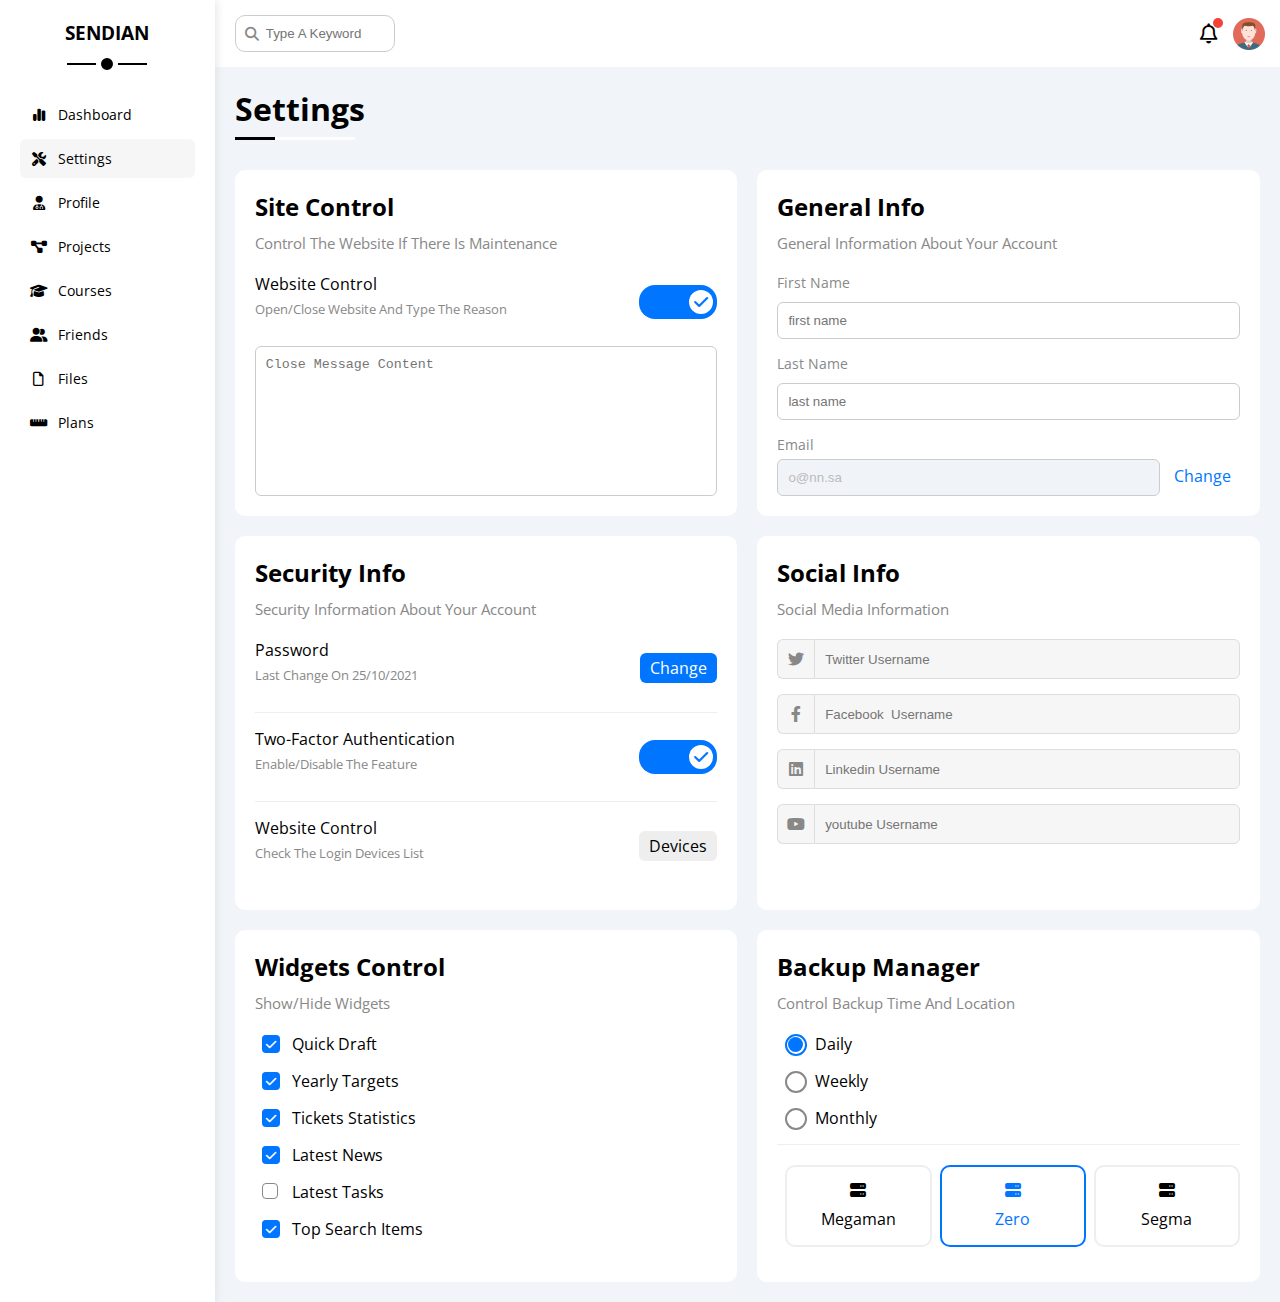
<file: Settings.html>
<!DOCTYPE html>
<html lang="en">

<head>
  <meta charset="UTF-8">
  <meta name="viewport" content="width=device-width, initial-scale=1.0">
  <title>Settings</title>
  <!-- font Awesome normaly -->
  <link rel="stylesheet" href="css/all.min.css">
  <!-- main framework -->
  <link rel="stylesheet" href="css/framework.css">
  <!-- main template css faile-->
  <link rel="stylesheet" href="css/master.css">
  <!-- google fonts -->
  <link rel="preconnect" href="https://fonts.googleapis.com" />
  <link rel="preconnect" href="https://fonts.gstatic.com" crossorigin />
  <link href="https://fonts.googleapis.com/css2?family=Open+Sans:wght@300;500&display=swap" rel="stylesheet" />
</head>

<body>
  <div class="page d-flex">
    <div class="sidebar bg-white p-20 p-relative ">
      <h3 class="p-relative txt-c mt-0">SENDIAN</h3>
      <ul>
        <li>
          <a class="d-flex align-center rad-6 fs-14 p-10 c-black" href="index.html">
            <i class="fa-solid fa-chart-simple fa-fw"></i>
            <span>Dashboard</span>
          </a>
        </li>
        <li>
          <a class="active d-flex align-center rad-6 fs-14 p-10 c-black" href="Settings.html">
            <i class="fa-solid fa-screwdriver-wrench fa-fw"></i>
            <span>Settings</span>
          </a>
        </li>
        <li>
          <a class=" d-flex align-center rad-6 fs-14 p-10 c-black" href="Profile.html">
            <i class="fa-solid fa-user-doctor fa-fw"></i>
            <span>Profile</span>
          </a>
        </li>
        <li>
          <a class=" d-flex align-center rad-6 fs-14 p-10 c-black" href="Projects.html">
            <i class="fa-solid fa-diagram-project fa-fw"></i>
            <span>Projects</span>
          </a>
        </li>
        <li>
          <a class=" d-flex align-center rad-6 fs-14 p-10 c-black" href="Courses.html">
            <i class="fa-solid fa-graduation-cap fa-fw"></i>
            <span>Courses</span>
          </a>
        </li>
        <li>
          <a class=" d-flex align-center rad-6 fs-14 p-10 c-black" href="Friends.html">
            <i class="fa-solid fa-user-group fa-fw"></i>
            <span>Friends</span>
          </a>
        </li>
        <li>
          <a class=" d-flex align-center rad-6 fs-14 p-10 c-black" href="Files.html">
            <i class="fa-regular fa-file fa-fw"></i>
            <span>Files</span>
          </a>
        </li>
        <li>
          <a class=" d-flex align-center rad-6 fs-14 p-10 c-black" href="Plans.html">
            <i class="fa-solid fa-ruler-horizontal fa-fw"></i>
            <span>Plans</span>
          </a>
        </li>
      </ul>
    </div>
    <div class="content w-full">
      <!-- start head -->
      <div class="head bg-white p-15 between-flex">
        <div class="search p-relative ">
          <input class="p-10" type="search" placeholder="Type A Keyword">
        </div>
        <div class="icons d-flex align-center">
          <span class="notification p-relative">
            <i class="fa-regular fa-bell fa-lg"></i>
          </span>
          <img src="image/avatar.png" alt="">
        </div>
      </div>
      <!-- end head  -->
      <h1 class="p-relative">Settings</h1>
      <div class="settings-page d-grid gap-20 m-20">
        <!-- Start Settings Box -->
        <div class="p-20 bg-white rad-10">
          <h2 class="mt-0 mb-10">Site Control</h2>
          <p class="mt-0 mb-20 fs-15 c-grey">Control The Website If There Is Maintenance</p>
          <div class="mb-15 between-flex">
            <div>
              <span>Website Control</span>
              <p class="mt-5 mb-0 c-grey fs-13">Open/Close Website And Type The Reason</p>
            </div>
            <div>
              <label>
                <input class="toggle-checkbox" type="checkbox" checked>
                <div class="toggle-switch"></div>
              </label>
            </div>
          </div>
          <textarea class="close-message p-10 rad-6 d-block w-full" placeholder="Close Message Content"></textarea>
        </div>
        <!-- end Settings Box -->
        <!-- start setting box -->
        <div class="bg-white rad-10 p-20">
          <h2 class="mt-0 mb-10">General Info</h2>
          <p class="mt-0 mb-20 c-grey fs-15">General Information About Your Account</p>
          <div class="mb-15">
            <label class="fs-14 c-grey d-block mb-10" for="first">first name</label>
            <input class="b-none border-ccc rad-6 p-10 d-block w-full" id="first" placeholder="first name" type="text">
          </div>
          <div class="mb-15">
            <label class="fs-14 c-grey d-block mb-10" for="last">last name</label>
            <input class="b-none border-ccc p-10 rad-6 d-block w-full" id="last" placeholder="last name" type="text">
          </div>
          <div>
            <label class="fs-14 d-block c-grey mb-5" for="email">Email</label>
            <input class="email b-none border-ccc p-10 rad-6 w-full mr-10" id="email" value="o@nn.sa" type="o@nn.sa"
              disabled>
            <a class="c-blue" href="#">Change</a>
          </div>
        </div>
        <!-- end setting box  -->
        <!-- Start Settings Box -->
        <div class="p-20 bg-white rad-10">
          <h2 class="mt-0 mb-10">Security Info</h2>
          <p class="mt-0 mb-20 fs-15 c-grey">Security Information About Your Account</p>
          <div class="sec-box mb-15 between-flex">
            <div>
              <span>Password</span>
              <p class="mt-5 mb-0 c-grey fs-13">Last Change On 25/10/2021</p>
            </div>
            <a class="botton c-white  btn-shape bg-blue" href="#">Change</a>
          </div>
          <div class="sec-box mb-15 between-flex">
            <div>
              <span>Two-Factor Authentication</span>
              <p class="mt-5 mb-0 c-grey fs-13">Enable/Disable The Feature</p>
            </div>
            <div>
              <label>
                <input class="toggle-checkbox" type="checkbox" checked>
                <div class="toggle-switch"></div>
              </label>
            </div>
          </div>
          <div class="sec-box between-flex">
            <div>
              <span>Website Control</span>
              <p class="mt-5 mb-0 c-grey fs-13">Check The Login Devices List</p>
            </div>
            <a class="c-black bg-eee btn-shape " href="#">Devices</a>
          </div>
        </div>
        <!-- end Settings Box -->
        <!-- start Settings box-->
        <div class="social-boxes p-20 bg-white rad-10">
          <h2 class="mt-0 mb-10">Social Info</h2>
          <p class="mt-0 mb-20 fs-15 c-grey">Social Media Information</p>
          <div class="d-flex align-center mb-15">
            <i class="fa-brands fa-twitter flex-center c-grey"></i>
            <input class="w-full" type="text" placeholder="Twitter Username">
          </div>
          <div class="d-flex align-center mb-15">
            <i class="fa-brands fa-facebook-f flex-center c-grey"></i>
            <input class="w-full" type="text" placeholder="Facebook  Username">
          </div>
          <div class="d-flex align-center mb-15">
            <i class="fa-brands fa-linkedin flex-center c-grey"></i>
            <input class="w-full" type="text" placeholder="Linkedin Username">
          </div>
          <div class="d-flex align-center mb-15">
            <i class="fa-brands fa-youtube flex-center c-grey"></i>
            <input class="w-full" type="text" placeholder="youtube Username">
          </div>
        </div>
        <!-- end Settings Box -->
        <!-- start setting box -->
        <div class="widgets-control p-20 bg-white rad-10">
          <h2 class="mt-0 mb-10">Widgets Control</h2>
          <p class="mt-0 mb-20 fs-15 c-grey">Show/Hide Widgets</p>
          <div class="control d-flex align-center mb-15">
            <input type="checkbox" id="one" checked>
            <label for="one">Quick Draft</label>
          </div>
          <div class="control d-flex align-center mb-15">
            <input type="checkbox" id="tow" checked>
            <label for="tow">Yearly Targets</label>
          </div>
          <div class="control d-flex align-center mb-15">
            <input type="checkbox" id="There" checked>
            <label for="There">Tickets Statistics</label>
          </div>
          <div class="control d-flex align-center mb-15">
            <input type="checkbox" id="four" checked>
            <label for="four">Latest News</label>
          </div>
          <div class="control d-flex align-center mb-15">
            <input type="checkbox" id="five">
            <label for="five">Latest Tasks</label>
          </div>
          <div class="control d-flex align-center mb-15">
            <input type="checkbox" id="six" checked>
            <label for="six">Top Search Items</label>
          </div>
        </div>
        <!-- end setting box-->
        <div class="backup-control p-20 bg-white rad-10">
          <h2 class="mt-0 mb-10">Backup Manager</h2>
          <p class="mt-0 mb-20 fs-15 c-grey">Control Backup Time And Location</p>
          <div class="deta d-flex align-center mb-15">
            <input type="radio" name="Time" id="daily" checked>
            <label for="daily">
              daily
            </label>
          </div>
          <div class="deta d-flex align-center mb-15">
            <input type="radio" name="Time" id="Weekly">
            <label for="Weekly">
              Weekly
            </label>
          </div>
          <div class="deta d-flex align-center mb-15">
            <input type="radio" name="Time" id="Monthly">
            <label for="Monthly">
              Monthly
            </label>
          </div>
          <div class="servers d-flex align-center txt-c">
            <input type="radio" name="servers" id="server-one">
            <div class="server rad-10 mb-15 w-full">
              <label class="d-block m-15" for="server-one">
                <i class="fa-solid fa-server d-block mb-10"></i>
                Megaman
              </label>
            </div>
            <input type="radio" name="servers" id="server-tow" checked>
            <div class="server rad-10 mb-15 w-full">
              <label class="d-block m-15" for="server-tow">
                <i class="fa-solid fa-server d-block mb-10"></i>
                zero
              </label>
            </div>
            <input type="radio" name="servers" id="server-three">
            <div class="server rad-10 mb-15 w-full">
              <label class="d-block m-15" for="server-three">
                <i class="fa-solid fa-server d-block mb-10"></i>
                segma
              </label>
            </div>
          </div>
        </div>
        <!-- end setting box-->
      </div>
    </div>
  </div>
</body>

</html>
</file>
<file: css/framework.css>
:root {
  --blue-color: #0075ff;
  --blue-alt-color: #0d69d5;
  --orange-color: #f59e0b;
  --green-color: #22c55e;
  --red-color: #f44336;
  --grey-color: #888;
}



/* start box */
.d-block {
  display: block;
}

.d-grid {
  display: grid;
}

.gap-20 {
  gap: 20px;
}

.d-flex {
  display: flex;
}

.space-between {
  justify-content: space-between;
}

.align-center {
  align-items: center;
}

.f-wrap {
  flex-wrap: wrap;
}

@media (max-width:767px) {
  .block-mobile {
    display: block;
  }

  .hide-mobile {
    display: none;
  }
}

/* end box */
/* start padding + margin */

.p-10 {
  padding: 10px;
}

.p-15 {
  padding: 15px;
}

.p-20 {
  padding: 20px;
}

.pt-15 {
  padding-top: 15px;
}

.pt-10 {
  padding-top: 10px;
}

.pt-20 {
  padding-top: 20px;
}

.pl-15 {
  padding-left: 15px;
}

.pb-10 {
  padding-bottom: 10px;
}

.pb-15 {
  padding-bottom: 15px;
}

.pb-20 {
  padding-bottom: 20px;
}

.m-0 {
  margin: 0;
}

.m-15 {
  margin: 15px;
}

.m-20 {
  margin: 20px;
}

.mt-0 {
  margin-top: 0;
}

.mt-5 {
  margin-top: 5px;
}

.mt-10 {
  margin-top: 10px;
}

.mt-15 {
  margin-top: 15px;
}

.mt-20 {
  margin-top: 20px;
}

.mt-25 {
  margin-top: 25px;
}

.mr-10 {
  margin-right: 10px;
}

.mr-15 {
  margin-right: 15px;
}

.mb-5 {
  margin-bottom: 5px;
}

.mb-10 {
  margin-bottom: 10px;
}

.mb-15 {
  margin-bottom: 15px;
}

.mb-20 {
  margin-bottom: 20px;
}

.mb-25 {
  margin-bottom: 25px;
}

/* end padding + margin */
/* start width */
.w-full {
  width: 100%;
}

.w-100 {
  width: 100px;
}

.h-full {
  height: 100%;
}

.h-100 {
  height: 100px;
}

.w-fit {
  width: fit-content;
}

/* end width */
/* start position */
.p-relative {
  position: relative;
}

.p-absolute {
  position: absolute;
}

/* end position */

/* start color */
.bg-white {
  background-color: white;
}

.bg-eee {
  background-color: #eee;
}

.c-black {
  color: black;
}

.c-white {
  color: white;
}

.bg-blue {
  background-color: var(--blue-color);
}

.c-grey {
  color: var(--grey-color);
}

.bg-grey {
  background-color: var(--grey-color);
}

.c-blue {
  color: var(--blue-color);
}

.c-orange {
  color: var(--orange-color);
}

.bg-orange {
  background-color: var(--orange-color);
}

.c-green {
  color: var(--green-color);
}

.bg-green {
  background-color: var(--green-color);
}

.c-red {
  color: var(--red-color);
}

.bg-red {
  background-color: var(--red-color);
}

/* end color */
/* start font */
.txt-c {
  text-align: center;
}

@media (max-width:767px) {
  .txt-c-mobile {
    text-align: center;
  }
}

.fs-13 {
  font-size: 13px;
}

.fs-14 {
  font-size: 14px;
}

.fs-15 {
  font-size: 15px;
}

.fs-25 {
  font-size: 25px;
}

.fw-bold {
  font-weight: bold;
}

/* end font */
/* start border */
.b-none {
  border: none;
}

.border-ccc {
  border: 1px solid #ccc;
}

.border-eee {
  border: 1px solid #eee;
}

.rad-6 {
  border-radius: 6px;
  -webkit-border-radius: 6px;
  -moz-border-radius: 6px;
  -ms-border-radius: 6px;
  -o-border-radius: 6px;
}

.rad-10 {
  border-radius: 10px;
  -webkit-border-radius: 10px;
  -moz-border-radius: 10px;
  -ms-border-radius: 10px;
  -o-border-radius: 10px;
}

.rad-half {
  border-radius: 50%;
  -webkit-border-radius: 50%;
  -moz-border-radius: 50%;
  -ms-border-radius: 50%;
  -o-border-radius: 50%;
}

/* end border  */
/* start components */
.flex-center {
  display: flex;
  justify-content: center;
  align-items: center;
}

.between-flex {
  display: flex;
  align-items: center;
  justify-content: space-between;
}

.btn-shape {
  padding: 4px 10px;
  border-radius: 6px;
  -webkit-border-radius: 6px;
  -moz-border-radius: 6px;
  -ms-border-radius: 6px;
  -o-border-radius: 6px;
}

/* end components */
</file>
<file: css/master.css>
* {
  -webkit-box-sizing: border-box;
  -moz-box-sizing: border-box;
  box-sizing: border-box;
}

/* start variables */
:root {
  --blue-color: #0075ff;
  --blue-alt-color: #0d69d5;
  --orange-color: #f59e0b;
  --green-color: #22c55e;
  --red-color: #f44336;
  --grey-color: #888;
}

/* end variables */

/* start globale rules */

body {
  font-family: "Open Sans", sans-serif;
  margin: 0;
  text-transform: capitalize;
}

*:focus {
  outline: none;
}

a {
  text-decoration: none;
}

ul {
  list-style: none;
  padding: 0;
  margin: 0;
}

::-webkit-scrollbar {
  width: 15px;
}

::-webkit-scrollbar-track {
  background-color: white;
}

::-webkit-scrollbar-thumb {
  background-color: var(--blue-color);
}

::-webkit-scrollbar-thumb:hover {
  background-color: var(--blue-alt-color);
}

.page {
  min-height: 100vh;
  background-color: #f1f5f9;
}

/* end globale rules */
/* start sidebar */
.sidebar {
  width: 250px;
  box-shadow: 0 0 10px #ddd;
}

@media (max-width:767px) {
  .sidebar {
    width: 58px;
    padding: 10px;
  }
}

.sidebar>h3 {
  margin-bottom: 50PX;
}

@media (max-width:767px) {
  .sidebar>h3 {
    font-size: 9px;
    margin-bottom: 15px;
    margin-top: 10px;
  }
}

.sidebar>h3::before,
.sidebar>h3::after {
  content: "";
  position: absolute;
  background-color: black;
  left: 50%;
  transform: translateX(-50%);
}

@media (max-width:767px) {

  .sidebar>h3::before,
  .sidebar>h3::after {
    display: none;
  }
}

.sidebar>h3::before {
  width: 80px;
  bottom: -20px;
  height: 1.8px;
}

.sidebar>h3::after {
  width: 12px;
  height: 12px;
  border-radius: 50%;
  bottom: -30px;
  border: 5px solid white;
}

.sidebar ul li a {
  margin-bottom: 5px;
  transition: var(--main-transition);
  -webkit-transition: var(--main-transition);
  -moz-transition: var(--main-transition);
  -ms-transition: var(--main-transition);
  -o-transition: var(--main-transition);
}

.sidebar ul li a.active,
.sidebar ul li a:hover {
  background-color: #f6f6f6;
}

.sidebar ul li a span {
  font-size: 14px;
  margin-left: 10px;
}

@media (max-width:767px) {
  .sidebar ul li a span {
    display: none;
  }
}

/* end sidebar */
/* start content */
.content {
  overflow: hidden;
}

.head .search::before {
  font-family: var(--fa-style-family-classic);
  content: "\f002";
  font-weight: 900;
  position: absolute;
  left: 15px;
  top: 50%;
  transform: translateY(-50%);
  font-size: 14px;
  color: var(--grey-color);
}

.head .search input {
  border: 1px solid #ccc;
  margin-left: 5px;
  padding-left: 30px;
  width: 160px;
  transition: width 0.3s;
  -webkit-transition: width 0.3s;
  -moz-transition: width 0.3s;
  -ms-transition: width 0.3s;
  -o-transition: width 0.3s;
  border-radius: 10px;
  -webkit-border-radius: 10px;
  -moz-border-radius: 10px;
  -ms-border-radius: 10px;
  -o-border-radius: 10px;
}


.head .search input:focus {
  width: 200px;
}

.head .search input:focus::placeholder {
  opacity: 0;
}

.head .icons .notification::before {
  content: "";
  position: absolute;
  background-color: var(--red-color);
  width: 10px;
  height: 10px;
  top: -5px;
  right: -5px;
  border-radius: 50%;
  -webkit-border-radius: 50%;
  -moz-border-radius: 50%;
  -ms-border-radius: 50%;
  -o-border-radius: 50%;
}

.head .icons img {
  width: 32px;
  height: 32px;
  margin-left: 15px;
}

.page h1 {
  margin: 20px 20px 40px;
}

.page h1::before,
.page h1::after {
  content: "";
  height: 3px;
  position: absolute;
  bottom: -10px;
  left: 0;
}

.page h1::before {
  width: 120px;
  background-color: white;
}

.page h1::after {
  width: 40px;
  background-color: black;
}

.wrapper {
  grid-template-columns: repeat(auto-fill, minmax(450px, 1fr));
  margin-left: 20px;
  margin-right: 20px;
  margin-bottom: 20px;
}

@media(max-width:767px) {
  .wrapper {
    grid-template-columns: minmax(200px, 1fr);
    margin-left: 10px;
    margin-right: 10px;
    gap: 10px;
  }
}

/* end content */
/* start welcome widget */
.Welcome {
  overflow: hidden;
}


.Welcome .intro img {
  width: 200px;
  margin-bottom: -10px;
}

.Welcome .avatar {
  width: 64px;
  height: 64px;
  border: 2px solid white;
  border-radius: 50%;
  padding: 2px;
  box-shadow: 0 0 5px #ddd;
  margin-left: 20px;
  margin-top: -32px;
}

.Welcome .body {
  border-top: 1px solid #eee;
  border-bottom: 1px solid #eee;
}

.Welcome .body>div {
  flex: 1;
}

@media(max-width:767px) {
  .Welcome .body>div:not(:last-child) {
    margin-bottom: 20px;
  }

  .Welcome .avatar {
    margin-left: 0;
  }
}

.Welcome .visit {
  margin: 0 15px 15px auto;
  transition: 0.3s;
  -webkit-transition: 0.3s;
  -moz-transition: 0.3s;
  -ms-transition: 0.3s;
  -o-transition: 0.3s;
}

.Welcome .visit:hover {
  background-color: var(--blue-alt-color);
}

/* end welcome widget */
/* start Quick draft widget */
.quick-draft textarea {
  resize: none;
  min-height: 180px;
}

.quick-draft .save {
  margin-left: auto;
  transition: 0.3s;
  -webkit-transition: 0.3s;
  -moz-transition: 0.3s;
  -ms-transition: 0.3s;
  -o-transition: 0.3s;
  cursor: pointer;
}

.quick-draft .save:hover {
  background-color: var(--blue-alt-color);
}

/* end Quick draft widget */
/* start targets */

.targets .targets-row .icon {
  width: 80px;
  height: 80px;
  margin-right: 15px;
}

.targets .details {
  flex: 1;
}

.targets .details .progress {
  height: 4px;
}

.targets .details .progress>span {
  position: absolute;
  height: 100%;
  top: 0;
  left: 0;
}

.targets .details .progress>span span {
  position: absolute;
  bottom: 16px;
  right: -16px;
  padding: 3px 5px;
  color: white;
  border-radius: 6px;
  font-size: 13px;
}

.targets .details .progress>span span::after {
  content: "";
  position: absolute;
  border-color: transparent;
  border-width: 5px;
  border-top-color: var(--blue-color);
  bottom: -11px;
  border-style: solid;
  left: 50%;
  transform: translateX(-50%);
}

.blue .icon,
.blue .progress {
  background-color: rgb(0 117 255 / 20%);
}

.targets .details .progress>.orange span::after {
  border-top-color: var(--orange-color);
}

.orange .icon,
.orange .progress {
  background-color: rgb(245 158 11 / 20%);
}

.targets .details .progress>.green span::after {
  border-top-color: var(--green-color);
}

.green .icon,
.green .progress {
  background-color: rgb(34 197 94 / 20%);
}

/* end targets */
/*  start Ticket Widget  */
.tickets .box {
  border: 1px solid #ccc;
  width: calc(50% - 10px);
}

@media (max-width:767px) {
  .tickets .box {
    width: 100%;
  }
}

/* end Ticket Widget  */
/* start Latest Newsc widget */
.Latest-Newsc img {
  width: 100px;
  margin-right: 15px;
  border-radius: 6px;
  -webkit-border-radius: 6px;
  -moz-border-radius: 6px;
  -ms-border-radius: 6px;
  -o-border-radius: 6px;
}

.Latest-Newsc .news-row:not(:last-of-type) {
  padding-bottom: 20px;
  margin-bottom: 20px;
  border-bottom: 1px solid #ccc;
}

.Latest-Newsc .info {
  flex-grow: 1;
}

.Latest-Newsc .info h3 {
  margin: 0 0 6px;
  font-size: 16px;
}

.Latest-Newsc .label {
  background-color: #eee;
}

@media (max-width:767px) {
  .Latest-Newsc .news-row {
    display: block;
  }

  .Latest-Newsc .label {
    width: fit-content;
    margin: 10px auto;
  }

}

/* end Latest Newsc widget */
/* start tasks widget */
.tasks .task-row .delete {
  cursor: pointer;
  transition: 0.3s;
  -webkit-transition: 0.3s;
  -moz-transition: 0.3s;
  -ms-transition: 0.3s;
  -o-transition: 0.3s;
}

.tasks .task-row:not(:last-of-type) {
  margin-bottom: 15px;
  padding-bottom: 15px;
  border-bottom: 1px solid #ccc;
}

.tasks .task-row .delete:hover {
  color: var(--red-color);
}

.tasks .info {
  flex-grow: 1;
}

.tasks .done {
  opacity: 0.3;
}

.tasks .done h3,
.tasks .done p {
  text-decoration: line-through;
}

/* end tasks widget */

/*  Start Latest Uploads Widget */
.latest-uploads ul li:not(:last-child) {
  border-bottom: 1px solid #eee;
}

.latest-uploads ul li img {
  width: 40px;
  height: 40px;
}

/*  end Latest Uploads Widget */
/* Start Last Project Progress Widget */
.last-project ul::before {
  content: "";
  position: absolute;
  width: 2px;
  height: 100%;
  background-color: var(--blue-color);
  left: 11px;
}

.last-project ul li::before {
  content: "";
  width: 20px;
  height: 20px;
  border-radius: 50%;
  background-color: white;
  margin-right: 15px;
  border: 2px solid white;
  outline: 2px solid var(--blue-color);
  display: block;
  z-index: 1;
}

@media (max-width:767px) {
  .last-project ul li {
    font-size: 9px;
  }

  .last-project ul::before {
    left: 6px;
  }

  .last-project ul li::before {
    width: 10px;
    height: 10px;
  }
}

.last-project ul li.done::before {
  background-color: var(--blue-color);
}

.last-project ul li.current::before {
  animation: change-color 0.8s infinite alternate;
  -webkit-animation: change-color 0.8s infinite alternate;
}

.last-project .launch-icon {
  position: absolute;
  width: 160px;
  bottom: 0;
  right: 0;
  opacity: 0.2;
}

/* end Last Project Progress Widget */
/*  Start Reminders Widget */
.reminders .key {
  width: 15px;
  height: 15px;
}

.reminders li>.blue {
  border-left: 2px solid var(--blue-color);
}

.reminders li>.green {
  border-left: 2px solid var(--green-color);
}

.reminders li>.orange {
  border-left: 2px solid var(--orange-color);
}

.reminders li>.red {
  border-left: 2px solid var(--red-color);
}

/* end Reminders Widget */
/*  Start Latest Post Widget */
.latest-post img {
  width: 48px;
  height: 48px;
}

.latest-post .post-content {
  text-transform: capitalize;
  line-height: 1.8;
  border-top: 1px solid #eee;
  border-bottom: 1px solid #eee;
  min-height: 140px;
}

/*  end Latest Post Widget */
/* start social media stats widget */
.social-media .box {
  padding-left: 70px;
}

.social-media .box i {
  position: absolute;
  top: 0;
  left: 0;
  width: 52px;
  transition: 0.3s;
}

.social-media .box i:hover {
  transform: rotate(5deg);
  -webkit-transform: rotate(5deg);
  -moz-transform: rotate(5deg);
  -ms-transform: rotate(5deg);
  -o-transform: rotate(5deg);
}

.social-media .twitter {
  background-color: rgb(29 161 242 / 20%);
  color: #1da1f2;
}

.social-media .twitter i,
.social-media .twitter a {
  background-color: #1da1f2;
}

.social-media .facebook {
  background-color: rgb(24 119 242 / 20%);
  color: #1877f2;
}

.social-media .facebook i,
.social-media .facebook a {
  background-color: #1877f2;
}

.social-media .youtube {
  background-color: rgb(255 0 0 / 20%);
  color: #ff0000;
}

.social-media .youtube i,
.social-media .youtube a {
  background-color: #ff0000;
}

.social-media .linkedin {
  background: rgb(10 102 194 / 20%);
  color: #0a66c2;
}

.social-media .linkedin i,
.social-media .linkedin a {
  background-color: #0a66c2;
}

/* end social media stats widget */
/* Start Projects Table */
.projects .responsive-table {
  overflow-x: auto;
}

.projects table {
  min-width: 1000px;
  border-spacing: 0;
}

.projects table td {
  padding: 15px;
}

.projects thead td {
  background-color: #eee;
  font-weight: bold;
}

.projects tbody td {
  border-left: 1px solid #eee;
  border-bottom: 1px solid #eee;
  transition: 0.3s;
  -webkit-transition: 0.3s;
  -moz-transition: 0.3s;
  -ms-transition: 0.3s;
  -o-transition: 0.3s;
}

.projects tbody tr td:last-child {
  border-right: 1px solid #eee;
}

.projects tbody tr:hover td {
  background-color: #faf7f7;
}

.projects table img {
  width: 32px;
  height: 32px;
  background-color: white;
  padding: 2px;
  border-radius: 50%;
  -webkit-border-radius: 50%;
  -moz-border-radius: 50%;
  -ms-border-radius: 50%;
  -o-border-radius: 50%;
}

.projects table img:not(:first-child) {
  margin-left: -20px;
}

/* end Projects Table */
/* start Settings */
.settings-page {
  grid-template-columns: repeat(auto-fill, minmax(500px, 1fr));
}

@media (max-width:767px) {
  .settings-page {
    grid-template-columns: minmax(100px, 1fr);
    margin-left: 10px;
    margin-right: 10px;
    gap: 10px;
  }
}

.settings-page .close-message {
  resize: none;
  border: 1px solid #ccc;
  min-height: 150px;
}

.toggle-checkbox {
  -webkit-appearance: none;
  appearance: none;
  display: none;
}

.toggle-switch {
  width: 78px;
  height: 34px;
  background-color: #ccc;
  border-radius: 16px;
  position: relative;
  cursor: pointer;
}

.toggle-switch::before {
  font-family: var(--fa-style-family-classic);
  content: "\f00d";
  font-weight: 900;
}

.toggle-checkbox:checked+.toggle-switch {
  width: 78px;
  height: 34px;
  background-color: #ccc;
  border-radius: 16px;
  position: relative;
  cursor: pointer;
}

.toggle-switch::before {
  font-family: var(--fa-style-family-classic);
  content: "\f00d";
  font-weight: 900;
  position: absolute;
  width: 24px;
  height: 24px;
  background-color: white;
  border-radius: 50px;
  top: 5px;
  left: 4px;
  display: flex;
  justify-content: center;
  align-items: center;
  color: #aaa;
  transition: 0.3s;
  -webkit-transition: 0.3s;
  -moz-transition: 0.3s;
  -ms-transition: 0.3s;
  -o-transition: 0.3s;
}

.toggle-checkbox:checked+.toggle-switch {
  background-color: var(--blue-color);
}

.toggle-checkbox:checked+.toggle-switch::before {
  content: "\f00c";
  left: 50px;
  color: var(--blue-color);
}

.settings-page :disabled {
  background-color: #f0f4f8;
  color: #bbb;
  cursor: no-drop;
}

.settings-page .email {
  display: inline-flex;
  width: calc(100% - 80px);
}

.settings-page .sec-box {
  padding-bottom: 15px;
}

.settings-page .sec-box:not(:last-child) {
  border-bottom: 1px solid #eee;
}

.settings-page .sec-box .botton {
  transition: 0.3s;
  -webkit-transition: 0.3s;
  -moz-transition: 0.3s;
  -ms-transition: 0.3s;
  -o-transition: 0.3s;
}

.settings-page .sec-box .botton:hover {
  background-color: var(--blue-alt-color);
}

.settings-page .social-boxes input {
  height: 40px;
  padding-left: 10px;
  border: 1px solid #ddd;
  border-radius: 0 6px 6px 0;
  background-color: #f6f6f6;
}

.settings-page .social-boxes i {
  width: 40px;
  height: 40px;
  border: 1px solid #ddd;
  background-color: #f6f6f6;
  border-right: none;
  border-radius: 6px 0 0 6px;
  transition: 0.3s;
}

.settings-page .social-boxes>div:focus-within i {
  color: black;
}

.widgets-control .control input[type="checkbox"] {
  appearance: none;
  -webkit-appearance: none;
}

.widgets-control .control input[type="checkbox"]:checked+label::after {
  transform: scale(1);
  -webkit-transform: scale(1);
  -moz-transform: scale(1);
  -ms-transform: scale(1);
  -o-transform: scale(1);
}

.widgets-control .control label {
  position: relative;
  cursor: pointer;
  padding-left: 30px;

}

.widgets-control .control label::before,
.widgets-control .control label::after {
  position: absolute;
  left: 0;
  top: 50%;
  margin-top: -9px;
  border-radius: 4px;
  -webkit-border-radius: 4px;
  -moz-border-radius: 4px;
  -ms-border-radius: 4px;
  -o-border-radius: 4px;
}

.widgets-control .control label::before {
  content: "";
  border: 1px solid var(--grey-color);
  width: 14px;
  height: 14px;
}

.widgets-control .control label:hover::before {
  border-color: var(--blue-color);
}

.widgets-control .control label::after {
  content: "\f00c";
  font-family: var(--fa-style-family-classic);
  font-weight: 900;
  color: white;
  width: 18px;
  height: 18px;
  font-size: 12px;
  background-color: var(--blue-color);
  display: flex;
  justify-content: center;
  align-items: center;
  transition: 0.3s;
  transform: scale(0) rotate(360deg);
  -webkit-transform: scale(0) rotate(360deg);
  -moz-transform: scale(0) rotate(360deg);
  -ms-transform: scale(0) rotate(360deg);
  -o-transform: scale(0) rotate(360deg);
}

.backup-control input[type="radio"] {
  -webkit-appearance: none;
  appearance: none;
}

.backup-control .deta input[type="radio"]:checked+label::after {
  transform: scale(1);
  -webkit-transform: scale(1);
  -moz-transform: scale(1);
  -ms-transform: scale(1);
  -o-transform: scale(1);
}

.backup-control .deta input[type="radio"]:checked+label::before {
  border-color: var(--blue-color);
}

.backup-control .deta label {
  padding-left: 30px;
  position: relative;
  cursor: pointer;
}

.backup-control .deta label::before {
  content: "";
  position: absolute;
  width: 18px;
  height: 18px;
  border-radius: 50%;
  border: 2px solid var(--grey-color);
  left: 0;
  top: 50%;
  margin-top: -10px;
}

.backup-control .deta label::after {
  content: "";
  position: absolute;
  width: 15px;
  height: 15px;
  border-radius: 50%;
  background-color: var(--blue-color);
  top: 50%;
  left: 3px;
  margin-top: -7px;
  transition: 0.3s;
  -webkit-transition: 0.3s;
  -moz-transition: 0.3s;
  -ms-transition: 0.3s;
  -o-transition: 0.3s;
  transform: scale(0);
  -webkit-transform: scale(0);
  -moz-transform: scale(0);
  -ms-transform: scale(0);
  -o-transform: scale(0);
}

.backup-control .servers {
  border-top: 1px solid #eee;
  padding-top: 20px;
}

@media (max-width:767px) {
  .backup-control .servers {
    flex-wrap: wrap;
  }
}

.backup-control .servers .server {
  border: 2px solid #eee;
  position: relative;
}

.backup-control .servers input[type="radio"]:checked+.server {
  border-color: var(--blue-color);
  color: var(--blue-color);
}

/* end Settings */
/* start profile page */
@media (max-width:767px) {
  .profile-page .Overview {
    flex-direction: column;
  }
}

.profile-page .avatar-box {
  width: 300px;
}

@media (min-width:768px) {
  .profile-page .avatar-box {
    border-right: 1px solid #eee;
  }
}

.profile-page .avatar-box>img {
  width: 120px;
  height: 120px;
}

.profile-page .avatar-box .level {
  height: 6px;
  width: 70%;
  margin: auto;
  overflow: hidden;
}

.profile-page .avatar-box .level span {
  background-color: var(--blue-color);
  position: absolute;
  top: 0;
  left: 0;
  height: 100%;
  border-radius: 6px;
}

.profile-page .info-box .box {
  flex-wrap: wrap;
  border-bottom: 1px solid #eee;
  transition: 0.3s;
}

.profile-page .info-box .box:hover {
  background-color: #f9f9f9;
}

.profile-page .info-box .box h4 {
  font-weight: normal;
}

.profile-page .info-box .box>div {
  min-width: 180px;
  padding: 10px 0 0;
}

.profile-page .info-box .toggle-switch {
  height: 20px;
}

@media (max-width:767px) {
  .profile-page .info-box .toggle-switch {
    margin: auto;
  }
}

.profile-page .info-box .toggle-switch::before {
  width: 12px;
  height: 12px;
  font-size: 8px;
  top: 4px;
}

.profile-page .info-box .toggle-checkbox:checked+.toggle-switch::before {
  left: 62px;
}

/* end profile page */
/* start traninig code */
@media (max-width:767px) {
  .profile-page .other-deta {
    flex-direction: column;
  }
}

.profile-page .skills-card {
  flex-grow: 1;
}

.profile-page .skills-card ul li {
  padding: 15px 0;
}

.profile-page .skills-card ul li:not(:last-child) {
  border-bottom: 1px solid #eee;
}

.profile-page .skills-card ul li span:not(:last-child) {
  margin-right: 5px;
}

.profile-page .activities {
  flex-grow: 2;
}

.profile-page .activity:not(:last-of-type) {
  border-bottom: 1px solid #eee;
  padding-bottom: 20px;
  margin-bottom: 20px;
}

.profile-page .activity img {
  width: 62px;
  height: 62px;
  margin-right: 10px;
  border-radius: 50%;
  -webkit-border-radius: 50%;
  -moz-border-radius: 50%;
  -ms-border-radius: 50%;
  -o-border-radius: 50%;
}

@media (min-width:768px) {
  .profile-page .activity .deta {
    margin-left: auto;
    text-align: right;
  }
}

@media (max-width:767px) {
  .profile-page .activity {
    flex-direction: column;
  }

  .profile-page .activity img {
    margin-right: 0;
    margin-bottom: 15px;
  }

  .profile-page .activity .deta {
    margin-top: 15px;
  }
}

/* end traninig code */
/* start Projects */
.Projects-page {
  grid-template-columns: repeat(auto-fill, minmax(500px, 1fr));
}

@media (max-width:767px) {
  .Projects-page {
    grid-template-columns: minmax(100px, 1fr);
    margin-left: 10px;
    margin-right: 10px;
    gap: 10px;
  }
}

.Projects-page .project .deta {
  position: absolute;
  top: 10px;
  right: 10px;
}

.Projects-page .project .team {
  min-height: 80px;
  position: relative;
  transition: 0.3s;
  -webkit-transition: 0.3s;
  -moz-transition: 0.3s;
  -ms-transition: 0.3s;
  -o-transition: 0.3s;
}

.Projects-page .project .team a {
  position: absolute;
  bottom: 0;
  left: 0;
}

.Projects-page .project .team a:nth-child(2) {
  left: 24px;
}

.Projects-page .project .team a:nth-child(3) {
  left: 50px;
}

.Projects-page .project .team a:nth-child(4) {
  left: 75px;
}

.Projects-page .project .team a:nth-child(5) {
  left: 100px;
}

.Projects-page .project .team a:hover {
  z-index: 100;
}

.Projects-page .project .team a img {
  width: 40px;
  height: 40px;
  border: 2px solid white;
  border-radius: 50%;
  -webkit-border-radius: 50%;
  -moz-border-radius: 50%;
  -ms-border-radius: 50%;
  -o-border-radius: 50%;
}

.Projects-page .project .do {
  justify-content: flex-end;
  border-top: 1px solid #eee;
  padding-top: 15px;
  margin-top: 15px;
}

@media (max-width:767px) {
  .Projects-page .project .do {
    flex-wrap: wrap;
  }
}

.Projects-page .project .do span {
  margin-right: 5px;
}

.Projects-page .project .info {
  border-top: 1px solid #eee;
  padding-top: 15px;
  margin-top: 15px;
}

.Projects-page .project .info .prog {
  height: 8px;
  width: 260px;
  position: relative;
  border-radius: 6px;
  -webkit-border-radius: 6px;
  -moz-border-radius: 6px;
  -ms-border-radius: 6px;
  -o-border-radius: 6px;
}

@media (max-width:767px) {
  .Projects-page .project .info {
    flex-direction: column;
    text-align: center;
  }

  .Projects-page .project .info .prog {
    width: 200px;
    margin-bottom: 10px;
  }
}

.Projects-page .project .info .prog span {
  top: 0;
  height: 100%;
  left: 0;
  position: absolute;
  border-radius: 6px;
  -webkit-border-radius: 6px;
  -moz-border-radius: 6px;
  -ms-border-radius: 6px;
  -o-border-radius: 6px;
}

/* end Projects */
/* start courses */
.courses-page {
  grid-template-columns: repeat(auto-fill, minmax(300px, 1fr));
}

@media (max-width:767px) {
  .courses-page {
    grid-template-columns: minmax(200px, 1fr);
    margin-right: 10px;
    margin-left: 10px;
    gap: 10px;
  }
}

.courses-page .course {
  overflow: hidden;
}

.courses-page .course .cover {
  max-width: 100%;
}

.courses-page .course .instructor {
  position: absolute;
  width: 64px;
  height: 64px;
  top: 20px;
  left: 20px;
  border: 2px solid white;
  border-radius: 50%;
  -webkit-border-radius: 50%;
  -moz-border-radius: 50%;
  -ms-border-radius: 50%;
  -o-border-radius: 50%;
}

@media (max-width:767px) {
  .courses-page .course .instructor {
    width: 50px;
    height: 50px;
    top: 15px;
    left: 15px;
  }
}

.courses-page .course .description {
  line-height: 1.6;
}

.courses-page .course .info {
  border-top: 1px solid #eee;
}

.courses-page .course .title {
  position: absolute;
  top: -13px;
  font-size: 13px;
  left: 50%;
  transform: translatex(-50%);
  -webkit-transform: translatex(-50%);
  -moz-transform: translatex(-50%);
  -ms-transform: translatex(-50%);
  -o-transform: translatex(-50%);
}

/* end courses */
/* start Friends */
.friends-page {
  grid-template-columns: repeat(auto-fill, minmax(300px, 1fr));
}

@media (max-width:767px) {
  .friends-page {
    grid-template-columns: minmax(200px, 1fr);
    margin-right: 10px;
    margin-left: 10px;
    gap: 10px;
  }
}

.friends-page .friend .contact {
  position: absolute;
  top: 10px;
  left: 10px;
}

.friends-page .friend .contact i {
  padding: 10px;
  background-color: #eee;
  color: #666;
  font-size: 13px;
  cursor: pointer;
  border-radius: 50%;
  -webkit-border-radius: 50%;
  -moz-border-radius: 50%;
  -ms-border-radius: 50%;
  -o-border-radius: 50%;
  transition: 0.3s;
  -webkit-transition: 0.3s;
  -moz-transition: 0.3s;
  -ms-transition: 0.3s;
  -o-transition: 0.3s;
}

.friends-page .friend .contact i:hover {
  background-color: var(--blue-color);
  color: white;
}

.friends-page .friend .icons {
  border-top: 1px solid #eee;
  border-bottom: 1px solid #eee;
  padding-top: 15px;
  padding-bottom: 15px;
  margin-top: 15px;
  margin-bottom: 15px;
}

.friends-page .friend .icons i {
  margin-right: 5px;
}

.friends-page .friend .icons .vip {
  font-size: 40px;
  position: absolute;
  top: 50%;
  right: 0;
  transform: translateY(-50%);
  opacity: 0.2;
  -webkit-transform: translateY(-50%);
  -moz-transform: translateY(-50%);
  -ms-transform: translateY(-50%);
  -o-transform: translateY(-50%);
}

/* end Friends */
/* start files page */

.files-page {
  flex-direction: row-reverse;
  align-items: flex-start;
}

@media (max-width:767px) {
  .files-page {
    flex-direction: column;
    align-items: normal;
  }
}

.files-page .files-stats {
  min-width: 260px;
}

@media (max-width:767px) {
  .files-page .files-stats {
    min-width: 220px;
  }
}

.files-page .files-stats .icon {
  width: 40px;
  height: 40px;
  margin-right: 10px;
}

.files-page .files-stats .size {
  margin-left: auto;
}

.files-page .files-stats .blue {
  background-color: rgb(0 117 255 / 20%);
}

.files-page .files-stats .green {
  background-color: rgb(34 197 94 / 20%);
}

.files-page .files-stats .red {
  background-color: rgb(244 67 54 / 20%);
}

.files-page .files-stats .orange {
  background-color: rgb(245 158 11 / 20%);
}

.files-page .files-stats .upload {
  margin: 15px auto 0;
  padding: 10px 15px;
  transition: 0.3s;
}

.files-page .files-stats .upload:hover {
  background-color: var(--blue-alt-color);
}

.files-page .files-stats .upload:hover i {
  animation: go-up 0.8s infinite;
  -webkit-animation: go-up 0.8s infinite;
}

.files-page .files-content {
  flex: 1;
  grid-template-columns: repeat(auto-fill, minmax(200px, 1fr));
}

.files-page .files-content img {
  width: 64px;
  height: 64px;
  transition: 0.3s;
  -webkit-transition: 0.3s;
  -moz-transition: 0.3s;
  -ms-transition: 0.3s;
  -o-transition: 0.3s;
}

.files-page .files-content .files:hover img {
  transform: rotate(5deg);
  -webkit-transform: rotate(5deg);
  -moz-transform: rotate(5deg);
  -ms-transform: rotate(5deg);
  -o-transform: rotate(5deg);
}

.files-page .files-content .info {
  border-top: 1px solid #eee;
}

/* end files page */
/* start plans page */
.plans-page {
  grid-template-columns: repeat(auto-fill, minmax(450px, 1fr));
}

@media (max-width:767px) {
  .plans-page {
    grid-template-columns: minmax(250px, 1fr);
    margin-left: 10px;
    margin-right: 10px;
    gap: 10px;
  }
}

.plans-page .plan .top {
  border: 3px solid white;
  outline: 3px solid transparent;
  margin-bottom: 15px;
}

.plans-page .plan .price {
  position: relative;
  font-size: 40px;
  width: fit-content;
  margin: auto;
}

.plans-page .plan .price span {
  position: absolute;
  left: -20px;
  top: 0;
  font-size: 25px;
}

.plans-page .plan ul li {
  display: flex;
  padding: 15px 0;
  align-items: center;
  font-size: 15px;
  border-bottom: 1px solid #eee;
}

.plans-page .plan ul li i:first-child {
  font-size: 18px;
  margin-right: 5px;
}

.plans-page .plan ul li i.yes {
  color: var(--green-color);
}

.plans-page .plan ul li i:not(.yes, .help) {
  color: var(--red-color);
}

.plans-page .plan ul li .help {
  color: var(--grey-color);
  margin-left: auto;
  cursor: pointer;
}

.plans-page .plan.green .top {
  outline-color: var(--green-color)
}

.plans-page .plan.blue .top {
  outline-color: var(--blue-color)
}

.plans-page .plan.orange .top {
  outline-color: var(--orange-color)
}

/* end plans page */
/* start animation */
@keyframes change-color {
  0% {
    background-color: var(--blue-color);
  }

  100% {
    background-color: white;
  }
}

@keyframes go-up {

  0%,
  100% {
    transform: translateY(0);
    -webkit-transform: translateY(0);
    -moz-transform: translateY(0);
    -ms-transform: translateY(0);
    -o-transform: translateY(0);
  }

  50% {
    transform: translateY(-5px);
    -webkit-transform: translateY(-5px);
    -moz-transform: translateY(-5px);
    -ms-transform: translateY(-5px);
    -o-transform: translateY(-5px);
  }
}

/* end animation */
</file>
